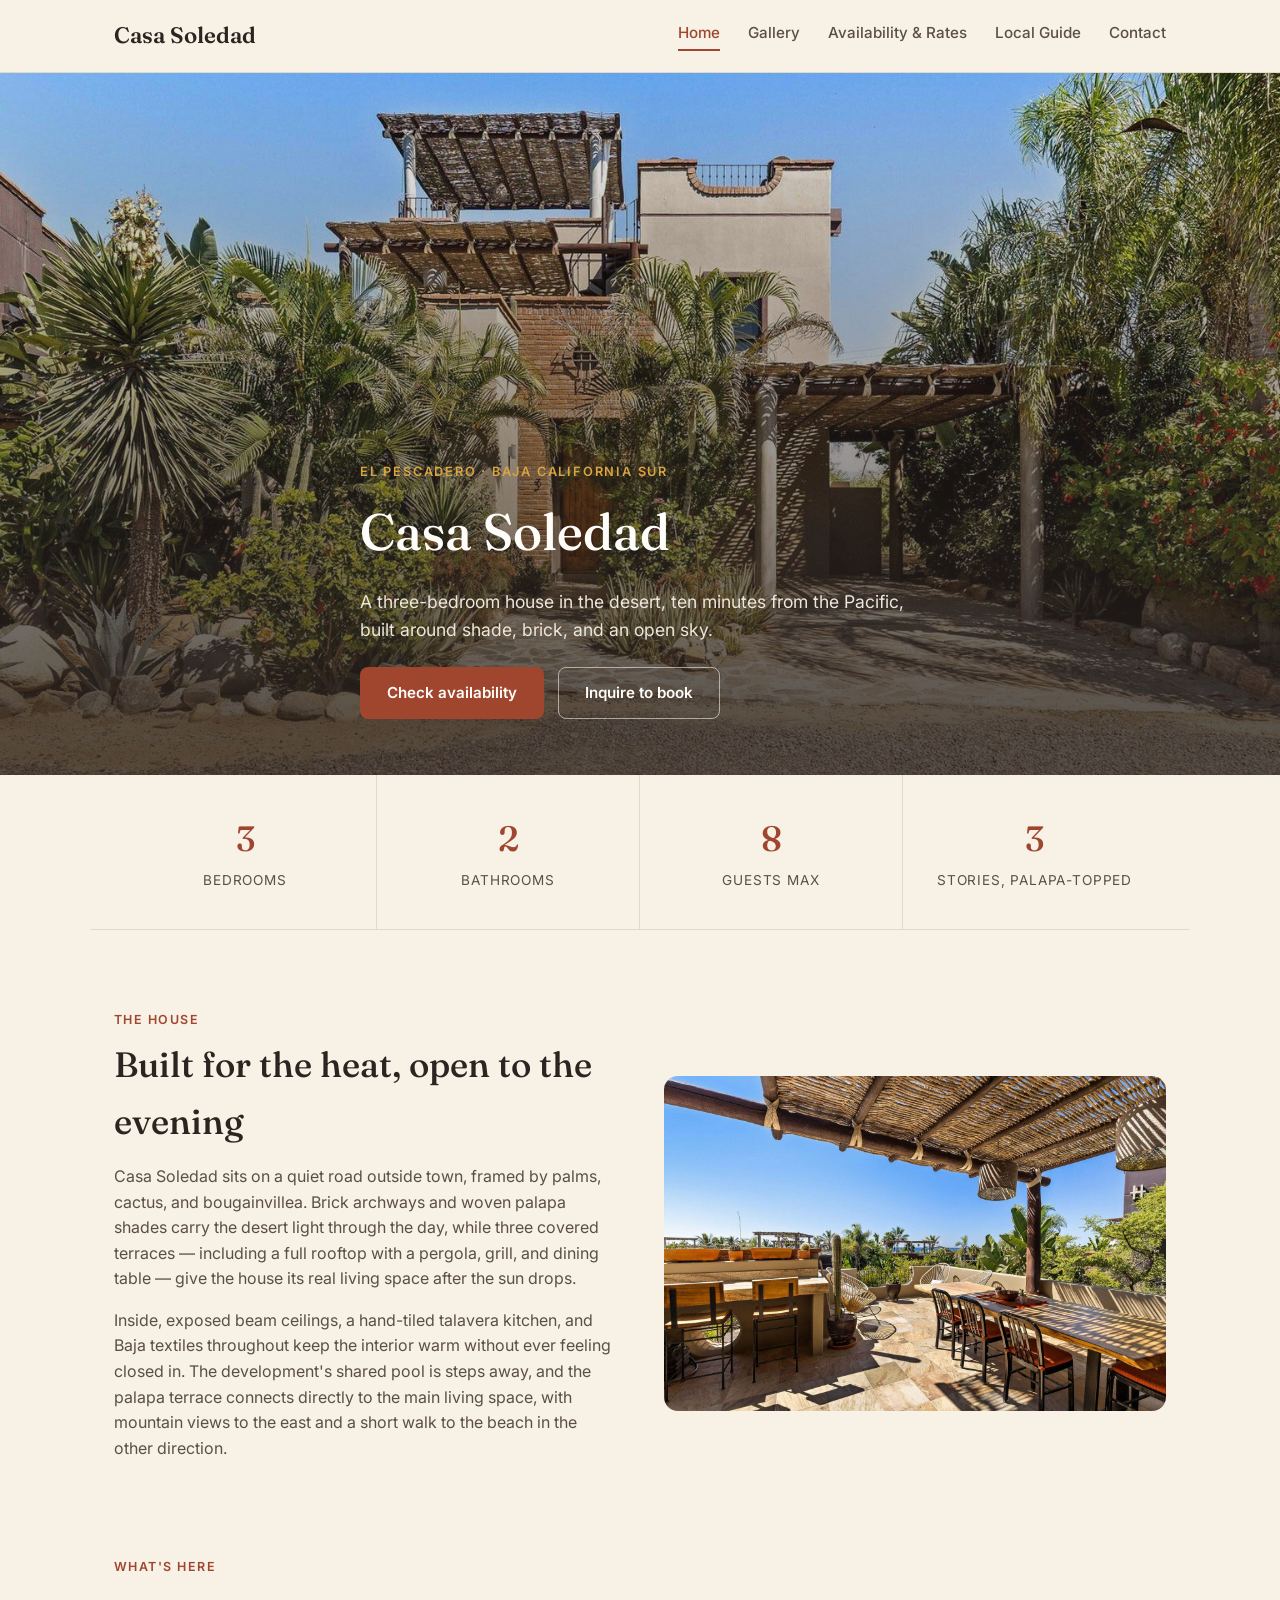
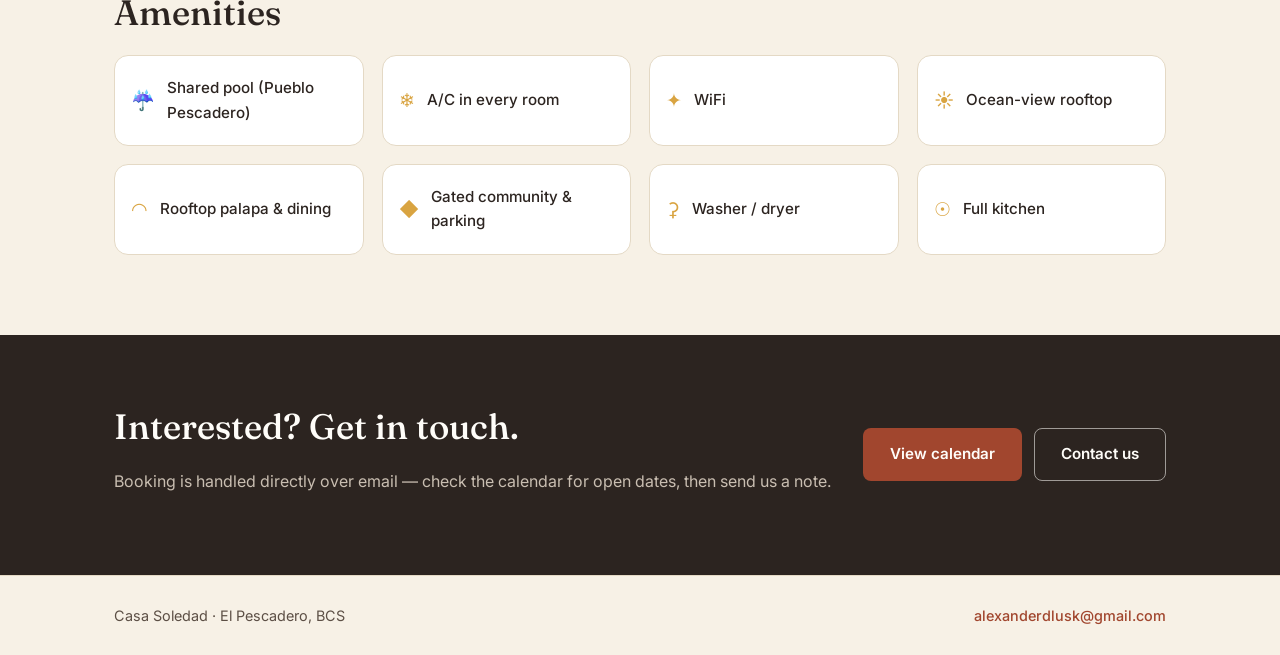
<file: index.html>
<!DOCTYPE html>
<html lang="en">
<head>
<meta charset="UTF-8">
<meta name="viewport" content="width=device-width, initial-scale=1.0">
<title>Casa Soledad — El Pescadero, Baja California Sur</title>
<meta name="description" content="A three-bedroom retreat in the gated Pueblo Pescadero development, BCS, with rooftop palapa, shared pool, and ocean views. Inquire to book.">
<link rel="preconnect" href="https://fonts.googleapis.com">
<link rel="preconnect" href="https://fonts.gstatic.com" crossorigin>
<link href="https://fonts.googleapis.com/css2?family=Fraunces:opsz,wght@9..144,400;9..144,500;9..144,600&family=Inter:wght@400;500;600&display=swap" rel="stylesheet">
<link rel="stylesheet" href="style.css">
</head>
<body>

<header class="site-header">
  <div class="wrap header-inner">
    <a href="index.html" class="wordmark">Casa Soledad</a>
    <nav class="main-nav">
      <a href="index.html" class="active">Home</a>
      <a href="gallery.html">Gallery</a>
      <a href="availability.html">Availability &amp; Rates</a>
      <a href="guide.html">Local Guide</a>
      <a href="contact.html">Contact</a>
    </nav>
  </div>
</header>

<section class="hero">
  <img src="images/exterior-front.jpg" alt="Front entrance of Casa Soledad, surrounded by palms and desert plants" class="hero-img">
  <div class="hero-scrim"></div>
  <div class="wrap hero-content">
    <p class="eyebrow">El Pescadero &middot; Baja California Sur</p>
    <h1>Casa Soledad</h1>
    <p class="hero-sub">A three-bedroom house in the desert, ten minutes from the Pacific, built around shade, brick, and an open sky.</p>
    <div class="hero-actions">
      <a href="availability.html" class="btn btn-primary">Check availability</a>
      <a href="contact.html" class="btn btn-ghost">Inquire to book</a>
    </div>
  </div>
</section>

<section class="facts wrap">
  <div class="fact">
    <span class="fact-num">3</span>
    <span class="fact-label">bedrooms</span>
  </div>
  <div class="fact">
    <span class="fact-num">2</span>
    <span class="fact-label">bathrooms</span>
  </div>
  <div class="fact">
    <span class="fact-num">8</span>
    <span class="fact-label">guests max</span>
  </div>
  <div class="fact">
    <span class="fact-num">3</span>
    <span class="fact-label">stories, palapa-topped</span>
  </div>
</section>

<section class="intro wrap">
  <div class="intro-grid">
    <div class="intro-text">
      <p class="section-eyebrow">The house</p>
      <h2>Built for the heat, open to the evening</h2>
      <p>Casa Soledad sits on a quiet road outside town, framed by palms, cactus, and bougainvillea. Brick archways and woven palapa shades carry the desert light through the day, while three covered terraces — including a full rooftop with a pergola, grill, and dining table — give the house its real living space after the sun drops.</p>
      <p>Inside, exposed beam ceilings, a hand-tiled talavera kitchen, and Baja textiles throughout keep the interior warm without ever feeling closed in. The development's shared pool is steps away, and the palapa terrace connects directly to the main living space, with mountain views to the east and a short walk to the beach in the other direction.</p>
    </div>
    <div class="intro-photo">
      <img src="images/rooftop-2.jpg" alt="Rooftop terrace with ocean visible past the palms">
    </div>
  </div>
</section>

<section class="amenities wrap">
  <p class="section-eyebrow">What's here</p>
  <h2>Amenities</h2>
  <ul class="amenity-grid">
    <li><span class="amenity-icon" aria-hidden="true">&#9748;</span>Shared pool (Pueblo Pescadero)</li>
    <li><span class="amenity-icon" aria-hidden="true">&#10052;</span>A/C in every room</li>
    <li><span class="amenity-icon" aria-hidden="true">&#10022;</span>WiFi</li>
    <li><span class="amenity-icon" aria-hidden="true">&#9728;</span>Ocean-view rooftop</li>
    <li><span class="amenity-icon" aria-hidden="true">&#9696;</span>Rooftop palapa &amp; dining</li>
    <li><span class="amenity-icon" aria-hidden="true">&#9670;</span>Gated community &amp; parking</li>
    <li><span class="amenity-icon" aria-hidden="true">&#9907;</span>Washer / dryer</li>
    <li><span class="amenity-icon" aria-hidden="true">&#9737;</span>Full kitchen</li>
  </ul>
</section>

<section class="cta-band">
  <div class="wrap cta-band-inner">
    <div>
      <h2>Interested? Get in touch.</h2>
      <p>Booking is handled directly over email — check the calendar for open dates, then send us a note.</p>
    </div>
    <div class="cta-band-actions">
      <a href="availability.html" class="btn btn-primary">View calendar</a>
      <a href="contact.html" class="btn btn-ghost-dark">Contact us</a>
    </div>
  </div>
</section>

<footer class="site-footer">
  <div class="wrap footer-inner">
    <span>Casa Soledad &middot; El Pescadero, BCS</span>
    <a href="contact.html">alexanderdlusk@gmail.com</a>
  </div>
</footer>

</body>
</html>
</file>
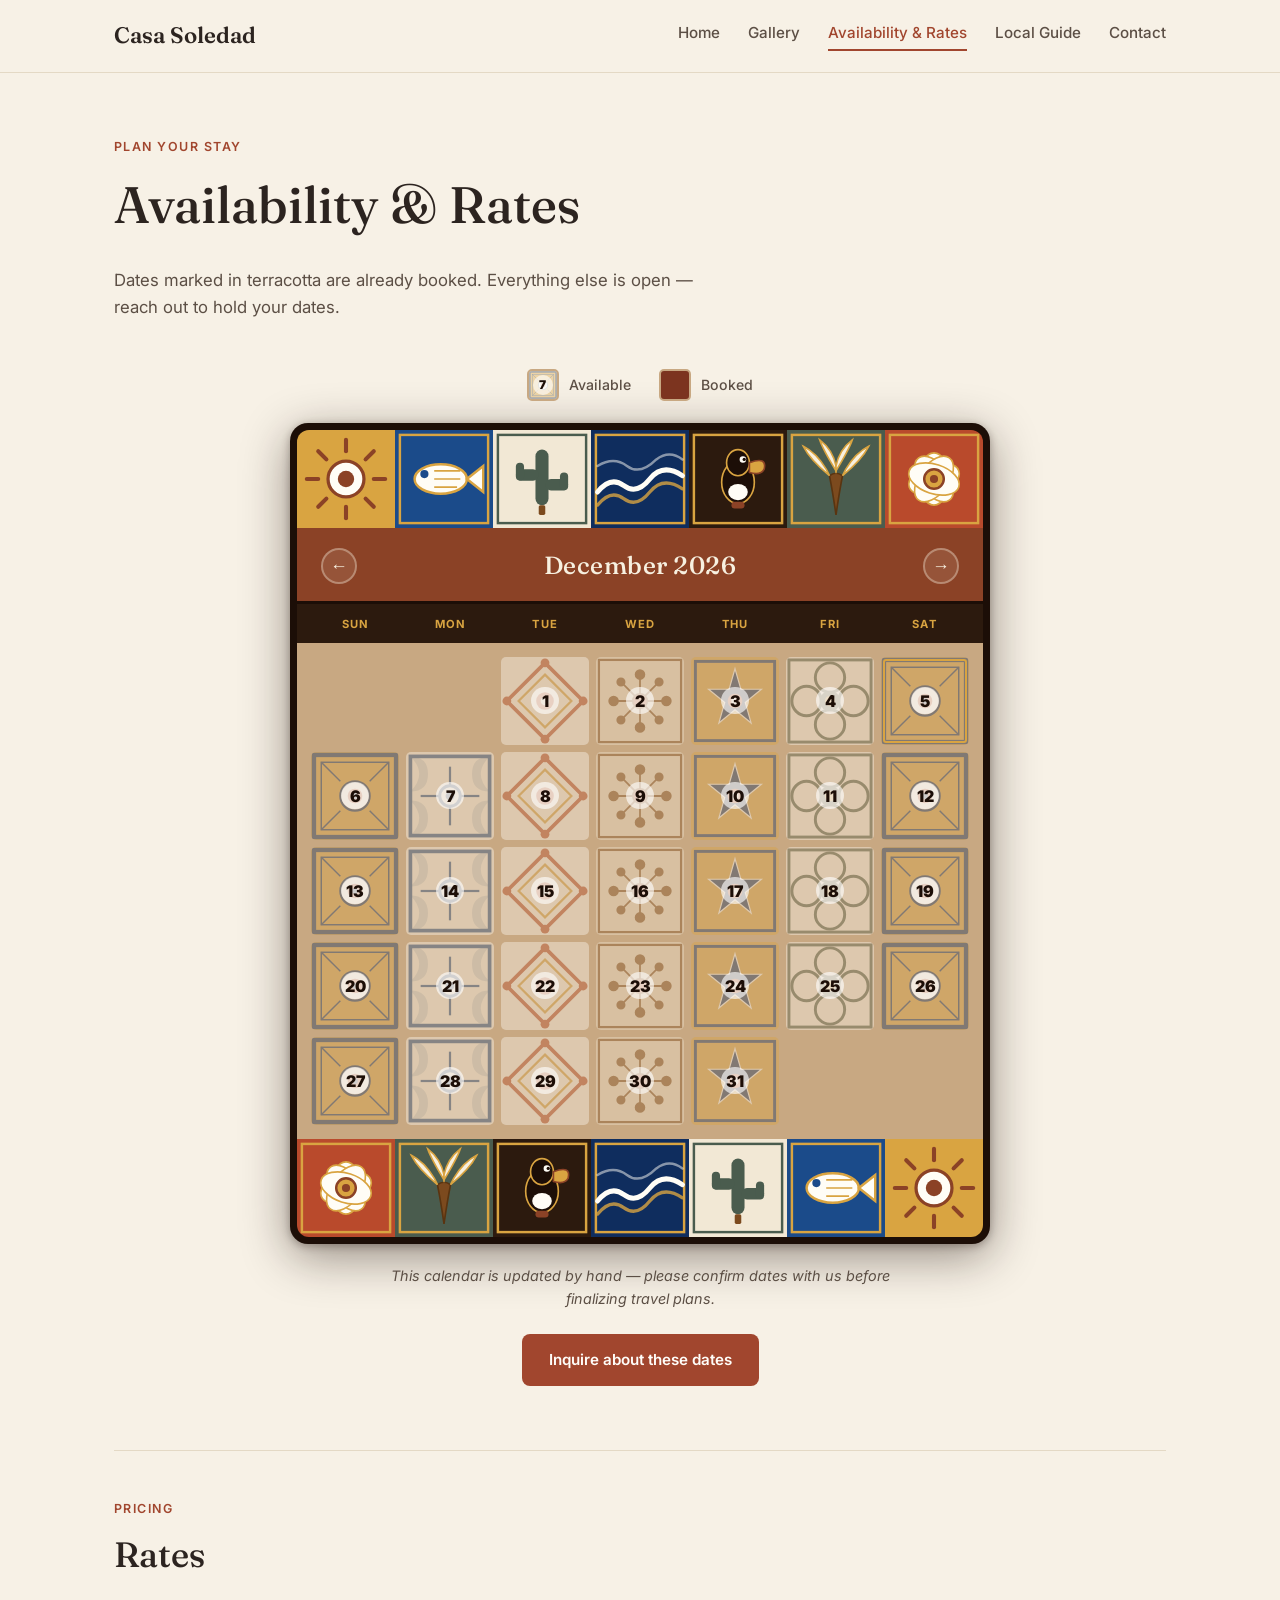
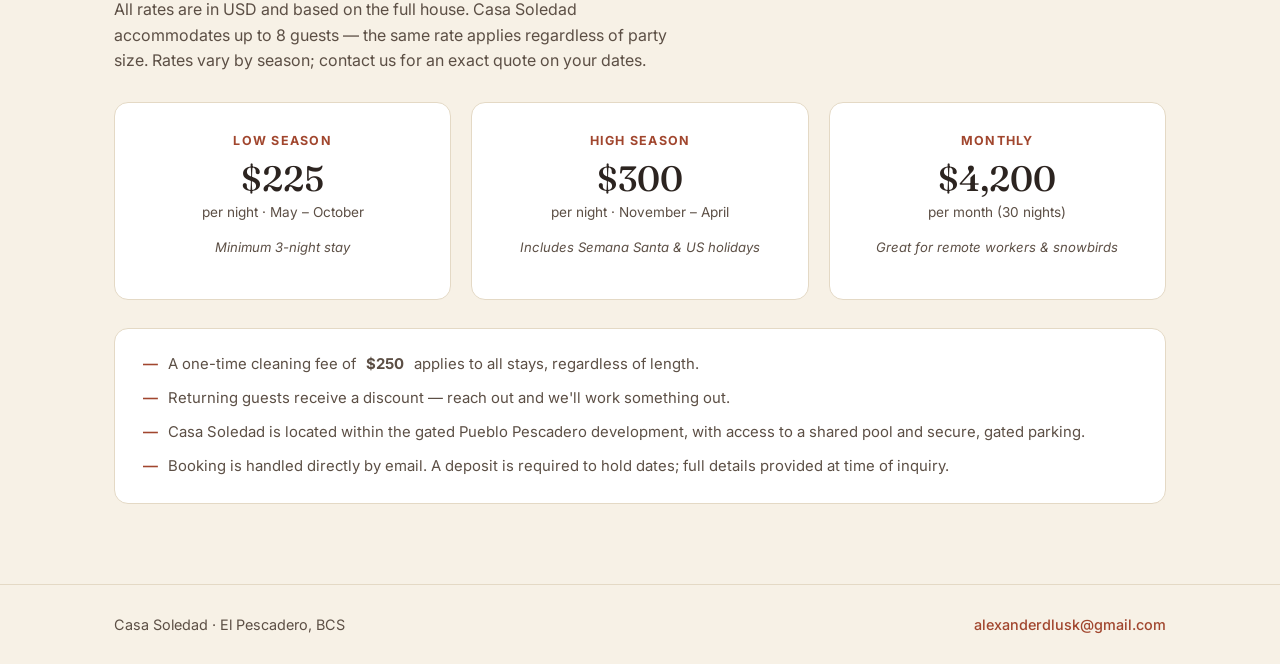
<file: availability.html>
<!DOCTYPE html>
<html lang="en">
<head>
<meta charset="UTF-8">
<meta name="viewport" content="width=device-width, initial-scale=1.0">
<title>Availability &amp; Rates — Casa Soledad</title>
<link rel="preconnect" href="https://fonts.googleapis.com">
<link rel="preconnect" href="https://fonts.gstatic.com" crossorigin>
<link href="https://fonts.googleapis.com/css2?family=Fraunces:opsz,wght@9..144,400;9..144,500;9..144,600&family=Inter:wght@400;500;600&display=swap" rel="stylesheet">
<link rel="stylesheet" href="style.css">
<style>
.calendar-wrap { max-width: 700px; margin: 0 auto; }

.calendar-frame {
  background: #1C0E07;
  border-radius: 18px;
  padding: 7px;
  box-shadow: 0 12px 48px rgba(28,14,7,0.45), 0 2px 8px rgba(28,14,7,0.3);
}

.tile-band {
  display: grid;
  grid-template-columns: repeat(7, 1fr);
  overflow: hidden;
}
.tile-band-top  { border-radius: 12px 12px 0 0; }
.tile-band-bot  { border-radius: 0 0 12px 12px; }
.tile-band svg  { width: 100%; height: auto; display: block; }

.calendar-inner { background: #F7F0E0; overflow: hidden; }

.cal-header {
  background: #8B4226;
  padding: 18px 24px 15px;
  display: flex; align-items: center; justify-content: space-between;
  border-bottom: 3px solid #1C0E07;
}
.month-label { margin: 0; color: #F7F0E0; font-size: 1.55rem; letter-spacing: 0.02em; }
.cal-btn {
  width: 36px; height: 36px; border-radius: 50%;
  border: 2px solid rgba(247,240,224,0.35);
  background: rgba(247,240,224,0.1);
  font-size: 1.1rem; cursor: pointer; color: #F7F0E0;
  transition: background 0.2s, border-color 0.2s, color 0.2s;
  display: flex; align-items: center; justify-content: center;
}
.cal-btn:hover { background: rgba(247,240,224,0.22); border-color: #D9A441; color: #D9A441; }

.cal-daynames {
  display: grid; grid-template-columns: repeat(7, 1fr);
  background: #2C1A0E; padding: 12px 14px 9px; gap: 6px;
}
.cal-dayname-cell {
  text-align: center; font-size: 0.7rem; font-weight: 700;
  text-transform: uppercase; letter-spacing: 0.1em; color: #D9A441;
}

.cal-body {
  display: grid; grid-template-columns: repeat(7, 1fr);
  gap: 7px; padding: 14px; background: #C8A882;
}

.cal-tile {
  aspect-ratio: 1; border-radius: 5px;
  display: flex; align-items: center; justify-content: center;
  font-size: 0.92rem; font-weight: 700;
  position: relative; overflow: hidden;
  font-family: "Inter", sans-serif;
}
.cal-tile-blank { background: #C8A882; border-radius: 0; }

.cal-tile svg.tile-art {
  position: absolute; inset: 0; width: 100%; height: 100%; opacity: 0.38;
}

.day-num {
  position: relative; z-index: 2;
  font-size: 1rem; font-weight: 900; color: #1C0E07;
  background: rgba(255,255,255,0.62);
  border-radius: 50%;
  width: 1.7em; height: 1.7em;
  display: flex; align-items: center; justify-content: center; line-height: 1;
}

.cal-tile-booked { cursor: default; }
.cal-tile-booked svg.tile-art { opacity: 0.55; }
.cal-tile-booked .day-num {
  color: rgba(247,240,224,0.7);
  background: rgba(0,0,0,0.25);
  text-decoration: line-through;
  text-decoration-color: rgba(247,240,224,0.5);
}

.cal-tile-today::after {
  content: ""; position: absolute; inset: 2px; border-radius: 3px;
  border: 2.5px solid #D9A441; z-index: 3; pointer-events: none;
}

.calendar-legend {
  display: flex; gap: 28px; justify-content: center;
  margin-bottom: 22px; flex-wrap: wrap;
}
.legend-item {
  display: flex; align-items: center; gap: 10px;
  font-size: 0.88rem; color: #5C4F45; font-weight: 500;
}
.legend-swatch {
  width: 32px; height: 32px; border-radius: 5px;
  flex-shrink: 0; border: 2px solid #C8A882;
  overflow: hidden; position: relative;
}
.legend-swatch svg { width: 100%; height: 100%; opacity: 0.38; }
.legend-swatch .day-num {
  position: absolute; inset: 0; display: flex;
  align-items: center; justify-content: center;
  font-size: 0.75rem; font-weight: 900; color: #1C0E07;
  background: rgba(255,255,255,0.62);
  border-radius: 50%; width: 1.7em; height: 1.7em; margin: auto;
}

/* ── Rates section ── */
.rates-section {
  margin-top: 64px;
  padding-top: 48px;
  border-top: 1px solid var(--border);
}

.rates-grid {
  display: grid;
  grid-template-columns: repeat(3, 1fr);
  gap: 20px;
  margin-top: 28px;
}

@media (max-width: 700px) {
  .rates-grid { grid-template-columns: 1fr; }
}

.rate-card {
  background: var(--surface);
  border: 1px solid var(--border);
  border-radius: var(--radius);
  padding: 28px 24px;
  text-align: center;
}

.rate-card-label {
  font-size: 0.78rem;
  font-weight: 700;
  text-transform: uppercase;
  letter-spacing: 0.1em;
  color: var(--terracotta);
  margin-bottom: 10px;
}

.rate-card-price {
  font-family: var(--font-display);
  font-size: 2.2rem;
  font-weight: 500;
  color: var(--ink);
  line-height: 1;
  margin-bottom: 6px;
}

.rate-card-unit {
  font-size: 0.85rem;
  color: var(--ink-soft);
}

.rate-card-note {
  font-size: 0.82rem;
  color: var(--ink-soft);
  margin-top: 10px;
  font-style: italic;
}

.rates-notes {
  margin-top: 28px;
  background: var(--surface);
  border: 1px solid var(--border);
  border-radius: var(--radius);
  padding: 24px 28px;
  display: flex;
  flex-direction: column;
  gap: 10px;
}

.rates-notes p {
  margin: 0;
  font-size: 0.93rem;
  color: var(--ink-soft);
  display: flex;
  align-items: baseline;
  gap: 10px;
}

.rates-notes p::before {
  content: "—";
  color: var(--terracotta);
  flex-shrink: 0;
  font-weight: 600;
}

@media (max-width: 600px) {
  .cal-body { gap: 4px; padding: 8px; }
  .cal-tile { font-size: 0.78rem; }
  .day-num  { font-size: 0.82rem; width: 1.6em; height: 1.6em; }
  .cal-daynames { padding: 10px 8px 7px; gap: 3px; }
}
</style>
</head>
<body>

<header class="site-header">
  <div class="wrap header-inner">
    <a href="index.html" class="wordmark">Casa Soledad</a>
    <nav class="main-nav">
      <a href="index.html">Home</a>
      <a href="gallery.html">Gallery</a>
      <a href="availability.html" class="active">Availability &amp; Rates</a>
      <a href="guide.html">Local Guide</a>
      <a href="contact.html">Contact</a>
    </nav>
  </div>
</header>

<section class="page-head wrap">
  <p class="section-eyebrow">Plan your stay</p>
  <h1>Availability &amp; Rates</h1>
  <p class="page-head-sub">Dates marked in terracotta are already booked. Everything else is open — reach out to hold your dates.</p>
</section>

<section class="calendar-section wrap">
  <div class="calendar-wrap">
    <div class="calendar-legend">
      <span class="legend-item">
        <span class="legend-swatch" id="legendOpen"></span>Available
      </span>
      <span class="legend-item">
        <span class="legend-swatch" style="background:#7C341F;"></span>Booked
      </span>
    </div>

    <div class="calendar-frame">
      <div class="tile-band tile-band-top" aria-hidden="true">
        <svg viewBox="0 0 60 60" xmlns="http://www.w3.org/2000/svg"><rect width="60" height="60" fill="#D9A441"/><circle cx="30" cy="30" r="11" fill="#FFFDF6" stroke="#8B4226" stroke-width="2"/><circle cx="30" cy="30" r="5" fill="#8B4226"/><g stroke="#8B4226" stroke-width="2.5" stroke-linecap="round"><line x1="30" y1="6" x2="30" y2="13"/><line x1="30" y1="47" x2="30" y2="54"/><line x1="6" y1="30" x2="13" y2="30"/><line x1="47" y1="30" x2="54" y2="30"/><line x1="13" y1="13" x2="18" y2="18"/><line x1="42" y1="42" x2="47" y2="47"/><line x1="47" y1="13" x2="42" y2="18"/><line x1="13" y1="47" x2="18" y2="42"/></g></svg>
        <svg viewBox="0 0 60 60" xmlns="http://www.w3.org/2000/svg"><rect width="60" height="60" fill="#1B4B8A"/><rect x="3" y="3" width="54" height="54" fill="none" stroke="#D9A441" stroke-width="1.5"/><ellipse cx="28" cy="30" rx="16" ry="9" fill="#FFFDF6" stroke="#D9A441" stroke-width="1.5"/><polygon points="44,30 54,22 54,38" fill="#FFFDF6" stroke="#D9A441" stroke-width="1.5"/><circle cx="18" cy="27" r="2.5" fill="#1B4B8A"/><line x1="24" y1="25" x2="40" y2="25" stroke="#D9A441" stroke-width="1"/><line x1="24" y1="30" x2="40" y2="30" stroke="#D9A441" stroke-width="1"/><line x1="24" y1="35" x2="38" y2="35" stroke="#D9A441" stroke-width="1"/></svg>
        <svg viewBox="0 0 60 60" xmlns="http://www.w3.org/2000/svg"><rect width="60" height="60" fill="#F2E8D5"/><rect x="3" y="3" width="54" height="54" fill="none" stroke="#4A5C4E" stroke-width="1.5"/><rect x="26" y="12" width="8" height="34" rx="4" fill="#4A5C4E"/><rect x="14" y="24" width="14" height="7" rx="3.5" fill="#4A5C4E"/><rect x="32" y="30" width="14" height="7" rx="3.5" fill="#4A5C4E"/><rect x="14" y="20" width="5" height="11" rx="2.5" fill="#4A5C4E"/><rect x="41" y="26" width="5" height="11" rx="2.5" fill="#4A5C4E"/><rect x="28" y="46" width="4" height="6" rx="1" fill="#7C4A1E"/></svg>
        <svg viewBox="0 0 60 60" xmlns="http://www.w3.org/2000/svg"><rect width="60" height="60" fill="#0F2D5E"/><rect x="3" y="3" width="54" height="54" fill="none" stroke="#D9A441" stroke-width="1.5"/><path d="M4,38 Q12,28 20,34 Q28,40 36,30 Q44,20 56,28" fill="none" stroke="#FFFDF6" stroke-width="3" stroke-linecap="round"/><path d="M4,46 Q12,36 20,42 Q28,48 36,38 Q44,28 56,36" fill="none" stroke="#D9A441" stroke-width="2" stroke-linecap="round" opacity="0.8"/><path d="M4,22 Q14,16 22,22 Q30,28 40,18 Q48,12 56,18" fill="none" stroke="#FFFDF6" stroke-width="1.5" stroke-linecap="round" opacity="0.5"/></svg>
        <svg viewBox="0 0 60 60" xmlns="http://www.w3.org/2000/svg"><rect width="60" height="60" fill="#2C1A0E"/><rect x="3" y="3" width="54" height="54" fill="none" stroke="#D9A441" stroke-width="1.5"/><ellipse cx="30" cy="32" rx="10" ry="13" fill="#1C0E07" stroke="#D9A441" stroke-width="1"/><ellipse cx="30" cy="20" rx="7" ry="8" fill="#1C0E07" stroke="#D9A441" stroke-width="1"/><path d="M37,20 Q48,16 46,24 Q44,28 37,26Z" fill="#D9A441" stroke="#8B4226" stroke-width="1"/><circle cx="33" cy="18" r="2" fill="#FFFDF6"/><circle cx="33.8" cy="18" r="1" fill="#1C0E07"/><ellipse cx="30" cy="38" rx="6" ry="5" fill="#FFFDF6"/><rect x="26" y="44" width="8" height="4" rx="2" fill="#8B4226"/></svg>
        <svg viewBox="0 0 60 60" xmlns="http://www.w3.org/2000/svg"><rect width="60" height="60" fill="#4A5C4E"/><rect x="3" y="3" width="54" height="54" fill="none" stroke="#D9A441" stroke-width="1.5"/><path d="M30,52 Q28,38 26,28 Q30,25 34,28 Q32,38 30,52Z" fill="#7C4A1E" stroke="#5A3410" stroke-width="1"/><path d="M26,28 Q14,18 10,10 Q18,14 24,24Z" fill="#F7F0E0" stroke="#D9A441" stroke-width="1"/><path d="M34,28 Q46,18 50,10 Q42,14 36,24Z" fill="#F7F0E0" stroke="#D9A441" stroke-width="1"/><path d="M30,25 Q22,12 20,6 Q28,12 30,22Z" fill="#F7F0E0" stroke="#D9A441" stroke-width="1"/><path d="M30,25 Q38,12 40,6 Q32,12 30,22Z" fill="#F7F0E0" stroke="#D9A441" stroke-width="1"/></svg>
        <svg viewBox="0 0 60 60" xmlns="http://www.w3.org/2000/svg"><rect width="60" height="60" fill="#B94A2C"/><rect x="3" y="3" width="54" height="54" fill="none" stroke="#D9A441" stroke-width="1.5"/><g transform="translate(30,30)"><ellipse rx="9" ry="16" fill="#FFFDF6" stroke="#D9A441" stroke-width="1" transform="rotate(0)"/><ellipse rx="9" ry="16" fill="#FFFDF6" stroke="#D9A441" stroke-width="1" transform="rotate(72)"/><ellipse rx="9" ry="16" fill="#FFFDF6" stroke="#D9A441" stroke-width="1" transform="rotate(144)"/><ellipse rx="9" ry="16" fill="#FFFDF6" stroke="#D9A441" stroke-width="1" transform="rotate(216)"/><ellipse rx="9" ry="16" fill="#FFFDF6" stroke="#D9A441" stroke-width="1" transform="rotate(288)"/><circle r="6" fill="#D9A441" stroke="#8B4226" stroke-width="1.5"/><circle r="2.5" fill="#8B4226"/></g></svg>
      </div>

      <div class="calendar-inner">
        <div class="cal-header">
          <button id="prevMonth" class="cal-btn" aria-label="Previous month">&#8592;</button>
          <h2 id="monthLabel" class="month-label"></h2>
          <button id="nextMonth" class="cal-btn" aria-label="Next month">&#8594;</button>
        </div>
        <div class="cal-daynames" id="calDaynames"></div>
        <div class="cal-body" id="calendarGrid" role="grid" aria-label="Booking calendar"></div>
      </div>

      <div class="tile-band tile-band-bot" aria-hidden="true">
        <svg viewBox="0 0 60 60" xmlns="http://www.w3.org/2000/svg"><rect width="60" height="60" fill="#B94A2C"/><rect x="3" y="3" width="54" height="54" fill="none" stroke="#D9A441" stroke-width="1.5"/><g transform="translate(30,30)"><ellipse rx="9" ry="16" fill="#FFFDF6" stroke="#D9A441" stroke-width="1" transform="rotate(0)"/><ellipse rx="9" ry="16" fill="#FFFDF6" stroke="#D9A441" stroke-width="1" transform="rotate(72)"/><ellipse rx="9" ry="16" fill="#FFFDF6" stroke="#D9A441" stroke-width="1" transform="rotate(144)"/><ellipse rx="9" ry="16" fill="#FFFDF6" stroke="#D9A441" stroke-width="1" transform="rotate(216)"/><ellipse rx="9" ry="16" fill="#FFFDF6" stroke="#D9A441" stroke-width="1" transform="rotate(288)"/><circle r="6" fill="#D9A441" stroke="#8B4226" stroke-width="1.5"/><circle r="2.5" fill="#8B4226"/></g></svg>
        <svg viewBox="0 0 60 60" xmlns="http://www.w3.org/2000/svg"><rect width="60" height="60" fill="#4A5C4E"/><rect x="3" y="3" width="54" height="54" fill="none" stroke="#D9A441" stroke-width="1.5"/><path d="M30,52 Q28,38 26,28 Q30,25 34,28 Q32,38 30,52Z" fill="#7C4A1E" stroke="#5A3410" stroke-width="1"/><path d="M26,28 Q14,18 10,10 Q18,14 24,24Z" fill="#F7F0E0" stroke="#D9A441" stroke-width="1"/><path d="M34,28 Q46,18 50,10 Q42,14 36,24Z" fill="#F7F0E0" stroke="#D9A441" stroke-width="1"/><path d="M30,25 Q22,12 20,6 Q28,12 30,22Z" fill="#F7F0E0" stroke="#D9A441" stroke-width="1"/><path d="M30,25 Q38,12 40,6 Q32,12 30,22Z" fill="#F7F0E0" stroke="#D9A441" stroke-width="1"/></svg>
        <svg viewBox="0 0 60 60" xmlns="http://www.w3.org/2000/svg"><rect width="60" height="60" fill="#2C1A0E"/><rect x="3" y="3" width="54" height="54" fill="none" stroke="#D9A441" stroke-width="1.5"/><ellipse cx="30" cy="32" rx="10" ry="13" fill="#1C0E07" stroke="#D9A441" stroke-width="1"/><ellipse cx="30" cy="20" rx="7" ry="8" fill="#1C0E07" stroke="#D9A441" stroke-width="1"/><path d="M37,20 Q48,16 46,24 Q44,28 37,26Z" fill="#D9A441" stroke="#8B4226" stroke-width="1"/><circle cx="33" cy="18" r="2" fill="#FFFDF6"/><circle cx="33.8" cy="18" r="1" fill="#1C0E07"/><ellipse cx="30" cy="38" rx="6" ry="5" fill="#FFFDF6"/><rect x="26" y="44" width="8" height="4" rx="2" fill="#8B4226"/></svg>
        <svg viewBox="0 0 60 60" xmlns="http://www.w3.org/2000/svg"><rect width="60" height="60" fill="#0F2D5E"/><rect x="3" y="3" width="54" height="54" fill="none" stroke="#D9A441" stroke-width="1.5"/><path d="M4,38 Q12,28 20,34 Q28,40 36,30 Q44,20 56,28" fill="none" stroke="#FFFDF6" stroke-width="3" stroke-linecap="round"/><path d="M4,46 Q12,36 20,42 Q28,48 36,38 Q44,28 56,36" fill="none" stroke="#D9A441" stroke-width="2" stroke-linecap="round" opacity="0.8"/><path d="M4,22 Q14,16 22,22 Q30,28 40,18 Q48,12 56,18" fill="none" stroke="#FFFDF6" stroke-width="1.5" stroke-linecap="round" opacity="0.5"/></svg>
        <svg viewBox="0 0 60 60" xmlns="http://www.w3.org/2000/svg"><rect width="60" height="60" fill="#F2E8D5"/><rect x="3" y="3" width="54" height="54" fill="none" stroke="#4A5C4E" stroke-width="1.5"/><rect x="26" y="12" width="8" height="34" rx="4" fill="#4A5C4E"/><rect x="14" y="24" width="14" height="7" rx="3.5" fill="#4A5C4E"/><rect x="32" y="30" width="14" height="7" rx="3.5" fill="#4A5C4E"/><rect x="14" y="20" width="5" height="11" rx="2.5" fill="#4A5C4E"/><rect x="41" y="26" width="5" height="11" rx="2.5" fill="#4A5C4E"/><rect x="28" y="46" width="4" height="6" rx="1" fill="#7C4A1E"/></svg>
        <svg viewBox="0 0 60 60" xmlns="http://www.w3.org/2000/svg"><rect width="60" height="60" fill="#1B4B8A"/><rect x="3" y="3" width="54" height="54" fill="none" stroke="#D9A441" stroke-width="1.5"/><ellipse cx="28" cy="30" rx="16" ry="9" fill="#FFFDF6" stroke="#D9A441" stroke-width="1.5"/><polygon points="44,30 54,22 54,38" fill="#FFFDF6" stroke="#D9A441" stroke-width="1.5"/><circle cx="18" cy="27" r="2.5" fill="#1B4B8A"/><line x1="24" y1="25" x2="40" y2="25" stroke="#D9A441" stroke-width="1"/><line x1="24" y1="30" x2="40" y2="30" stroke="#D9A441" stroke-width="1"/><line x1="24" y1="35" x2="38" y2="35" stroke="#D9A441" stroke-width="1"/></svg>
        <svg viewBox="0 0 60 60" xmlns="http://www.w3.org/2000/svg"><rect width="60" height="60" fill="#D9A441"/><circle cx="30" cy="30" r="11" fill="#FFFDF6" stroke="#8B4226" stroke-width="2"/><circle cx="30" cy="30" r="5" fill="#8B4226"/><g stroke="#8B4226" stroke-width="2.5" stroke-linecap="round"><line x1="30" y1="6" x2="30" y2="13"/><line x1="30" y1="47" x2="30" y2="54"/><line x1="6" y1="30" x2="13" y2="30"/><line x1="47" y1="30" x2="54" y2="30"/><line x1="13" y1="13" x2="18" y2="18"/><line x1="42" y1="42" x2="47" y2="47"/><line x1="47" y1="13" x2="42" y2="18"/><line x1="13" y1="47" x2="18" y2="42"/></g></svg>
      </div>
    </div>
  </div>

  <p class="calendar-note" style="text-align:center;max-width:500px;margin:20px auto 0;">
    This calendar is updated by hand — please confirm dates with us before finalizing travel plans.
  </p>
  <div class="calendar-cta">
    <a href="contact.html" class="btn btn-primary">Inquire about these dates</a>
  </div>

  <!-- ── Rates ── -->
  <div class="rates-section">
    <p class="section-eyebrow">Pricing</p>
    <h2>Rates</h2>
    <p style="max-width:580px;">All rates are in USD and based on the full house. Casa Soledad accommodates up to 8 guests — the same rate applies regardless of party size. Rates vary by season; contact us for an exact quote on your dates.</p>

    <div class="rates-grid">
      <div class="rate-card">
        <p class="rate-card-label">Low Season</p>
        <p class="rate-card-price">$225</p>
        <p class="rate-card-unit">per night &middot; May &ndash; October</p>
        <p class="rate-card-note">Minimum 3-night stay</p>
      </div>
      <div class="rate-card">
        <p class="rate-card-label">High Season</p>
        <p class="rate-card-price">$300</p>
        <p class="rate-card-unit">per night &middot; November &ndash; April</p>
        <p class="rate-card-note">Includes Semana Santa &amp; US holidays</p>
      </div>
      <div class="rate-card">
        <p class="rate-card-label">Monthly</p>
        <p class="rate-card-price">$4,200</p>
        <p class="rate-card-unit">per month (30 nights)</p>
        <p class="rate-card-note">Great for remote workers &amp; snowbirds</p>
      </div>
    </div>

    <div class="rates-notes">
      <p>A one-time cleaning fee of <strong>$250</strong> applies to all stays, regardless of length.</p>
      <p>Returning guests receive a discount — reach out and we'll work something out.</p>
      <p>Casa Soledad is located within the gated Pueblo Pescadero development, with access to a shared pool and secure, gated parking.</p>
      <p>Booking is handled directly by email. A deposit is required to hold dates; full details provided at time of inquiry.</p>
    </div>
  </div>

</section>

<footer class="site-footer">
  <div class="wrap footer-inner">
    <span>Casa Soledad &middot; El Pescadero, BCS</span>
    <a href="contact.html">alexanderdlusk@gmail.com</a>
  </div>
</footer>

<script>
const bookedRanges = [ ["2026-09-12", "2026-09-20"]
  // ["2026-08-01", "2026-08-10"],
];

const TILES = {
  field:      () => `<svg class="tile-art" viewBox="0 0 60 60" xmlns="http://www.w3.org/2000/svg"><rect width="60" height="60" fill="#D9A441"/><rect x="2" y="2" width="56" height="56" fill="none" stroke="#0F2D5E" stroke-width="3"/><rect x="7" y="7" width="46" height="46" fill="none" stroke="#0F2D5E" stroke-width="1"/><circle cx="30" cy="30" r="10" fill="#FFFDF6" stroke="#0F2D5E" stroke-width="1.5"/><circle cx="30" cy="30" r="5" fill="#B94A2C"/><circle cx="30" cy="30" r="2" fill="#0F2D5E"/><line x1="7" y1="7" x2="20" y2="20" stroke="#0F2D5E" stroke-width="1"/><line x1="53" y1="7" x2="40" y2="20" stroke="#0F2D5E" stroke-width="1"/><line x1="7" y1="53" x2="20" y2="40" stroke="#0F2D5E" stroke-width="1"/><line x1="53" y1="53" x2="40" y2="40" stroke="#0F2D5E" stroke-width="1"/></svg>`,
  scroll:     () => `<svg class="tile-art" viewBox="0 0 60 60" xmlns="http://www.w3.org/2000/svg"><rect width="60" height="60" fill="#FFFDF6"/><rect x="3" y="3" width="54" height="54" fill="none" stroke="#1B4B8A" stroke-width="2.5"/><path d="M3,3 Q15,15 3,27 Q15,27 15,15 Q15,3 3,3Z" fill="#1B4B8A" opacity="0.18"/><path d="M57,3 Q45,15 57,27 Q45,27 45,15 Q45,3 57,3Z" fill="#1B4B8A" opacity="0.18"/><path d="M3,57 Q15,45 3,33 Q15,33 15,45 Q15,57 3,57Z" fill="#1B4B8A" opacity="0.18"/><path d="M57,57 Q45,45 57,33 Q45,33 45,45 Q45,57 57,57Z" fill="#1B4B8A" opacity="0.18"/><circle cx="30" cy="30" r="7" fill="none" stroke="#1B4B8A" stroke-width="2"/><circle cx="30" cy="30" r="3" fill="#1B4B8A"/><line x1="23" y1="30" x2="10" y2="30" stroke="#1B4B8A" stroke-width="1.5"/><line x1="37" y1="30" x2="50" y2="30" stroke="#1B4B8A" stroke-width="1.5"/><line x1="30" y1="23" x2="30" y2="10" stroke="#1B4B8A" stroke-width="1.5"/><line x1="30" y1="37" x2="30" y2="50" stroke="#1B4B8A" stroke-width="1.5"/></svg>`,
  diamond:    () => `<svg class="tile-art" viewBox="0 0 60 60" xmlns="http://www.w3.org/2000/svg"><rect width="60" height="60" fill="#FFFDF6"/><polygon points="30,4 56,30 30,56 4,30" fill="none" stroke="#B94A2C" stroke-width="2.5"/><polygon points="30,12 48,30 30,48 12,30" fill="none" stroke="#D9A441" stroke-width="1.5"/><circle cx="30" cy="30" r="6" fill="#B94A2C"/><circle cx="30" cy="30" r="3" fill="#FFFDF6"/><circle cx="4" cy="30" r="3" fill="#B94A2C"/><circle cx="56" cy="30" r="3" fill="#B94A2C"/><circle cx="30" cy="4" r="3" fill="#B94A2C"/><circle cx="30" cy="56" r="3" fill="#B94A2C"/></svg>`,
  floral:     () => `<svg class="tile-art" viewBox="0 0 60 60" xmlns="http://www.w3.org/2000/svg"><rect width="60" height="60" fill="#F2E8D5"/><rect x="2" y="2" width="56" height="56" fill="none" stroke="#7C4A1E" stroke-width="1.5"/><g transform="translate(30,30)" stroke="#7C4A1E" stroke-width="1.2" fill="none"><line x1="0" y1="-18" x2="0" y2="18"/><line x1="-18" y1="0" x2="18" y2="0"/><line x1="-13" y1="-13" x2="13" y2="13"/><line x1="13" y1="-13" x2="-13" y2="13"/><circle cx="0" cy="-18" r="3" fill="#7C4A1E"/><circle cx="0" cy="18" r="3" fill="#7C4A1E"/><circle cx="-18" cy="0" r="3" fill="#7C4A1E"/><circle cx="18" cy="0" r="3" fill="#7C4A1E"/><circle cx="-13" cy="-13" r="2.5" fill="#7C4A1E"/><circle cx="13" cy="-13" r="2.5" fill="#7C4A1E"/><circle cx="-13" cy="13" r="2.5" fill="#7C4A1E"/><circle cx="13" cy="13" r="2.5" fill="#7C4A1E"/><circle cx="0" cy="0" r="5" fill="#B94A2C" stroke="#7C4A1E" stroke-width="1"/></g></svg>`,
  star:       () => `<svg class="tile-art" viewBox="0 0 60 60" xmlns="http://www.w3.org/2000/svg"><rect width="60" height="60" fill="#D9A441"/><rect x="3" y="3" width="54" height="54" fill="none" stroke="#0F2D5E" stroke-width="2"/><polygon points="30,8 34,22 48,22 37,31 41,45 30,36 19,45 23,31 12,22 26,22" fill="#0F2D5E" stroke="#FFFDF6" stroke-width="0.8"/><circle cx="30" cy="30" r="5" fill="#B94A2C"/><circle cx="30" cy="30" r="2.5" fill="#FFFDF6"/></svg>`,
  quatrefoil: () => `<svg class="tile-art" viewBox="0 0 60 60" xmlns="http://www.w3.org/2000/svg"><rect width="60" height="60" fill="#FFFDF6"/><rect x="2" y="2" width="56" height="56" fill="none" stroke="#4A5C4E" stroke-width="2"/><circle cx="30" cy="14" r="10" fill="none" stroke="#4A5C4E" stroke-width="2"/><circle cx="30" cy="46" r="10" fill="none" stroke="#4A5C4E" stroke-width="2"/><circle cx="14" cy="30" r="10" fill="none" stroke="#4A5C4E" stroke-width="2"/><circle cx="46" cy="30" r="10" fill="none" stroke="#4A5C4E" stroke-width="2"/><circle cx="30" cy="30" r="7" fill="#4A5C4E"/><circle cx="30" cy="30" r="3.5" fill="#D9A441"/></svg>`,
  booked:     () => `<svg class="tile-art" viewBox="0 0 60 60" xmlns="http://www.w3.org/2000/svg"><rect width="60" height="60" fill="#7C341F"/><rect x="2" y="2" width="56" height="56" fill="none" stroke="#5A2410" stroke-width="2"/><line x1="8" y1="8" x2="52" y2="52" stroke="#5A2410" stroke-width="2.5" opacity="0.6"/><line x1="52" y1="8" x2="8" y2="52" stroke="#5A2410" stroke-width="2.5" opacity="0.6"/><circle cx="30" cy="30" r="8" fill="#5A2410" opacity="0.5"/></svg>`,
};

const TILE_KEYS = ["field","scroll","diamond","floral","star","quatrefoil"];

function expandRanges(ranges) {
  const set = new Set();
  ranges.forEach(([start, end]) => {
    let d = new Date(start + "T00:00:00");
    const last = new Date(end + "T00:00:00");
    while (d <= last) { set.add(d.toISOString().slice(0, 10)); d.setDate(d.getDate() + 1); }
  });
  return set;
}

const bookedSet  = expandRanges(bookedRanges);
const monthLabel = document.getElementById("monthLabel");
const grid       = document.getElementById("calendarGrid");
const daynames   = document.getElementById("calDaynames");
const prevBtn    = document.getElementById("prevMonth");
const nextBtn    = document.getElementById("nextMonth");
const today      = new Date();
let viewYear = today.getFullYear(), viewMonth = today.getMonth();

const monthNames = ["January","February","March","April","May","June","July","August","September","October","November","December"];
const dayAbbr    = ["Sun","Mon","Tue","Wed","Thu","Fri","Sat"];
function pad(n) { return n < 10 ? "0" + n : "" + n; }

const lo = document.getElementById("legendOpen");
if (lo) { lo.innerHTML = TILES.field(); const n = document.createElement("div"); n.className="day-num"; n.textContent="7"; lo.appendChild(n); }

function render() {
  grid.innerHTML = ""; daynames.innerHTML = "";
  monthLabel.textContent = monthNames[viewMonth] + " " + viewYear;
  dayAbbr.forEach(d => { const c = document.createElement("div"); c.className="cal-dayname-cell"; c.textContent=d; daynames.appendChild(c); });
  const firstDay = new Date(viewYear, viewMonth, 1).getDay();
  const daysInMonth = new Date(viewYear, viewMonth + 1, 0).getDate();
  const todayStr = today.getFullYear() + "-" + pad(today.getMonth()+1) + "-" + pad(today.getDate());
  for (let i = 0; i < firstDay; i++) { const b = document.createElement("div"); b.className="cal-tile cal-tile-blank"; grid.appendChild(b); }
  for (let day = 1; day <= daysInMonth; day++) {
    const dateStr = viewYear + "-" + pad(viewMonth+1) + "-" + pad(day);
    const booked = bookedSet.has(dateStr), isToday = dateStr === todayStr;
    const dow = new Date(viewYear, viewMonth, day).getDay();
    const cell = document.createElement("div");
    cell.setAttribute("role","gridcell");
    cell.setAttribute("aria-label", dateStr + (booked ? " booked" : " available"));
    const num = document.createElement("span"); num.className="day-num"; num.textContent=day;
    if (booked) { cell.className="cal-tile cal-tile-booked"+(isToday?" cal-tile-today":""); cell.innerHTML=TILES.booked(); }
    else { cell.className="cal-tile cal-tile-open"+(isToday?" cal-tile-today":""); cell.innerHTML=TILES[TILE_KEYS[dow%TILE_KEYS.length]](); }
    cell.appendChild(num); grid.appendChild(cell);
  }
}

prevBtn.addEventListener("click", () => { if (--viewMonth < 0) { viewMonth=11; viewYear--; } render(); });
nextBtn.addEventListener("click", () => { if (++viewMonth > 11) { viewMonth=0; viewYear++; } render(); });
render();
</script>

</body>
</html>
</file>
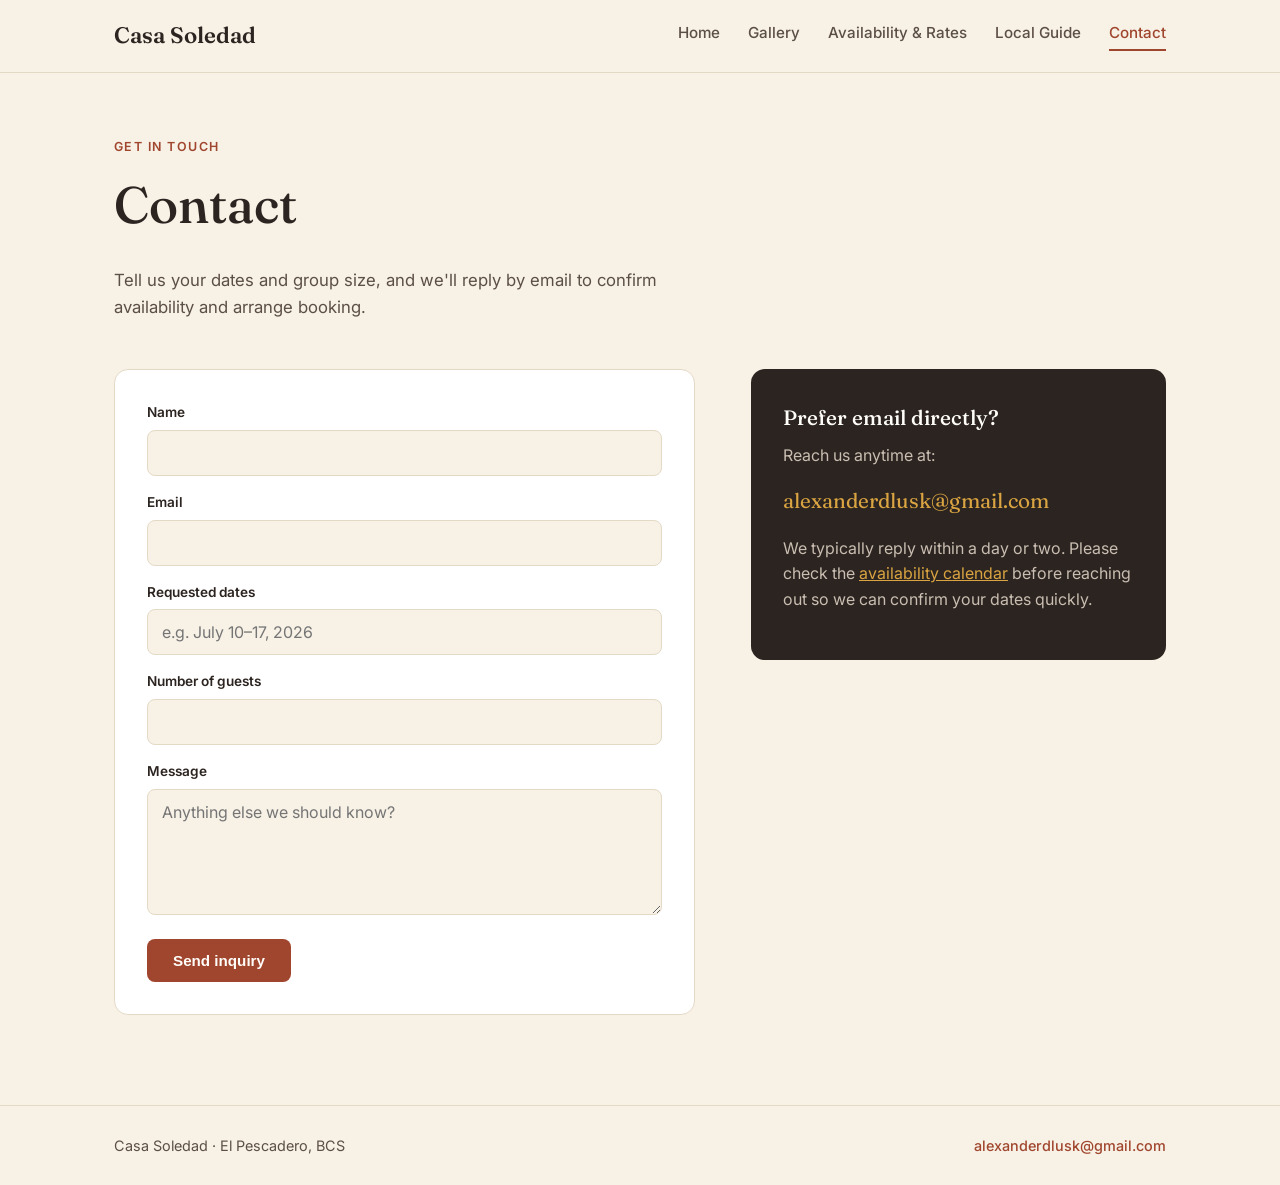
<file: contact.html>
<!DOCTYPE html>
<html lang="en">
<head>
<meta charset="UTF-8">
<meta name="viewport" content="width=device-width, initial-scale=1.0">
<title>Contact — Casa Soledad</title>
<link rel="preconnect" href="https://fonts.googleapis.com">
<link rel="preconnect" href="https://fonts.gstatic.com" crossorigin>
<link href="https://fonts.googleapis.com/css2?family=Fraunces:opsz,wght@9..144,400;9..144,500;9..144,600&family=Inter:wght@400;500;600&display=swap" rel="stylesheet">
<link rel="stylesheet" href="style.css">
</head>
<body>

<header class="site-header">
  <div class="wrap header-inner">
    <a href="index.html" class="wordmark">Casa Soledad</a>
    <nav class="main-nav">
      <a href="index.html">Home</a>
      <a href="gallery.html">Gallery</a>
      <a href="availability.html">Availability &amp; Rates</a>
      <a href="guide.html">Local Guide</a>
      <a href="contact.html" class="active">Contact</a>
    </nav>
  </div>
</header>

<section class="page-head wrap">
  <p class="section-eyebrow">Get in touch</p>
  <h1>Contact</h1>
  <p class="page-head-sub">Tell us your dates and group size, and we'll reply by email to confirm availability and arrange booking.</p>
</section>

<section class="contact-section wrap">
  <div class="contact-grid">

    <!-- SETUP: Replace YOUR_FORM_ID below with your real Formspree form ID (e.g. xpwzabcd)
         Get one free at formspree.io — create account, new form, copy the ID -->
    <form class="contact-form" action="https://formspree.io/f/YOUR_FORM_ID" method="POST">
      <label class="form-label" for="name">Name</label>
      <input class="form-input" type="text" id="name" name="name" required>

      <label class="form-label" for="email">Email</label>
      <input class="form-input" type="email" id="email" name="email" required>

      <label class="form-label" for="dates">Requested dates</label>
      <input class="form-input" type="text" id="dates" name="dates" placeholder="e.g. July 10–17, 2026">

      <label class="form-label" for="guests">Number of guests</label>
      <input class="form-input" type="number" id="guests" name="guests" min="1" max="8">

      <label class="form-label" for="message">Message</label>
      <textarea class="form-input form-textarea" id="message" name="message" rows="5" placeholder="Anything else we should know?"></textarea>

      <button type="submit" class="btn btn-primary form-submit">Send inquiry</button>
    </form>

    <div class="contact-aside">
      <h3>Prefer email directly?</h3>
      <p>Reach us anytime at:</p>
      <a class="contact-email" href="mailto:alexanderdlusk@gmail.com">alexanderdlusk@gmail.com</a>
      <p class="contact-note">We typically reply within a day or two. Please check the <a href="availability.html">availability calendar</a> before reaching out so we can confirm your dates quickly.</p>
    </div>

  </div>
</section>

<footer class="site-footer">
  <div class="wrap footer-inner">
    <span>Casa Soledad &middot; El Pescadero, BCS</span>
    <a href="contact.html">alexanderdlusk@gmail.com</a>
  </div>
</footer>

</body>
</html>
</file>
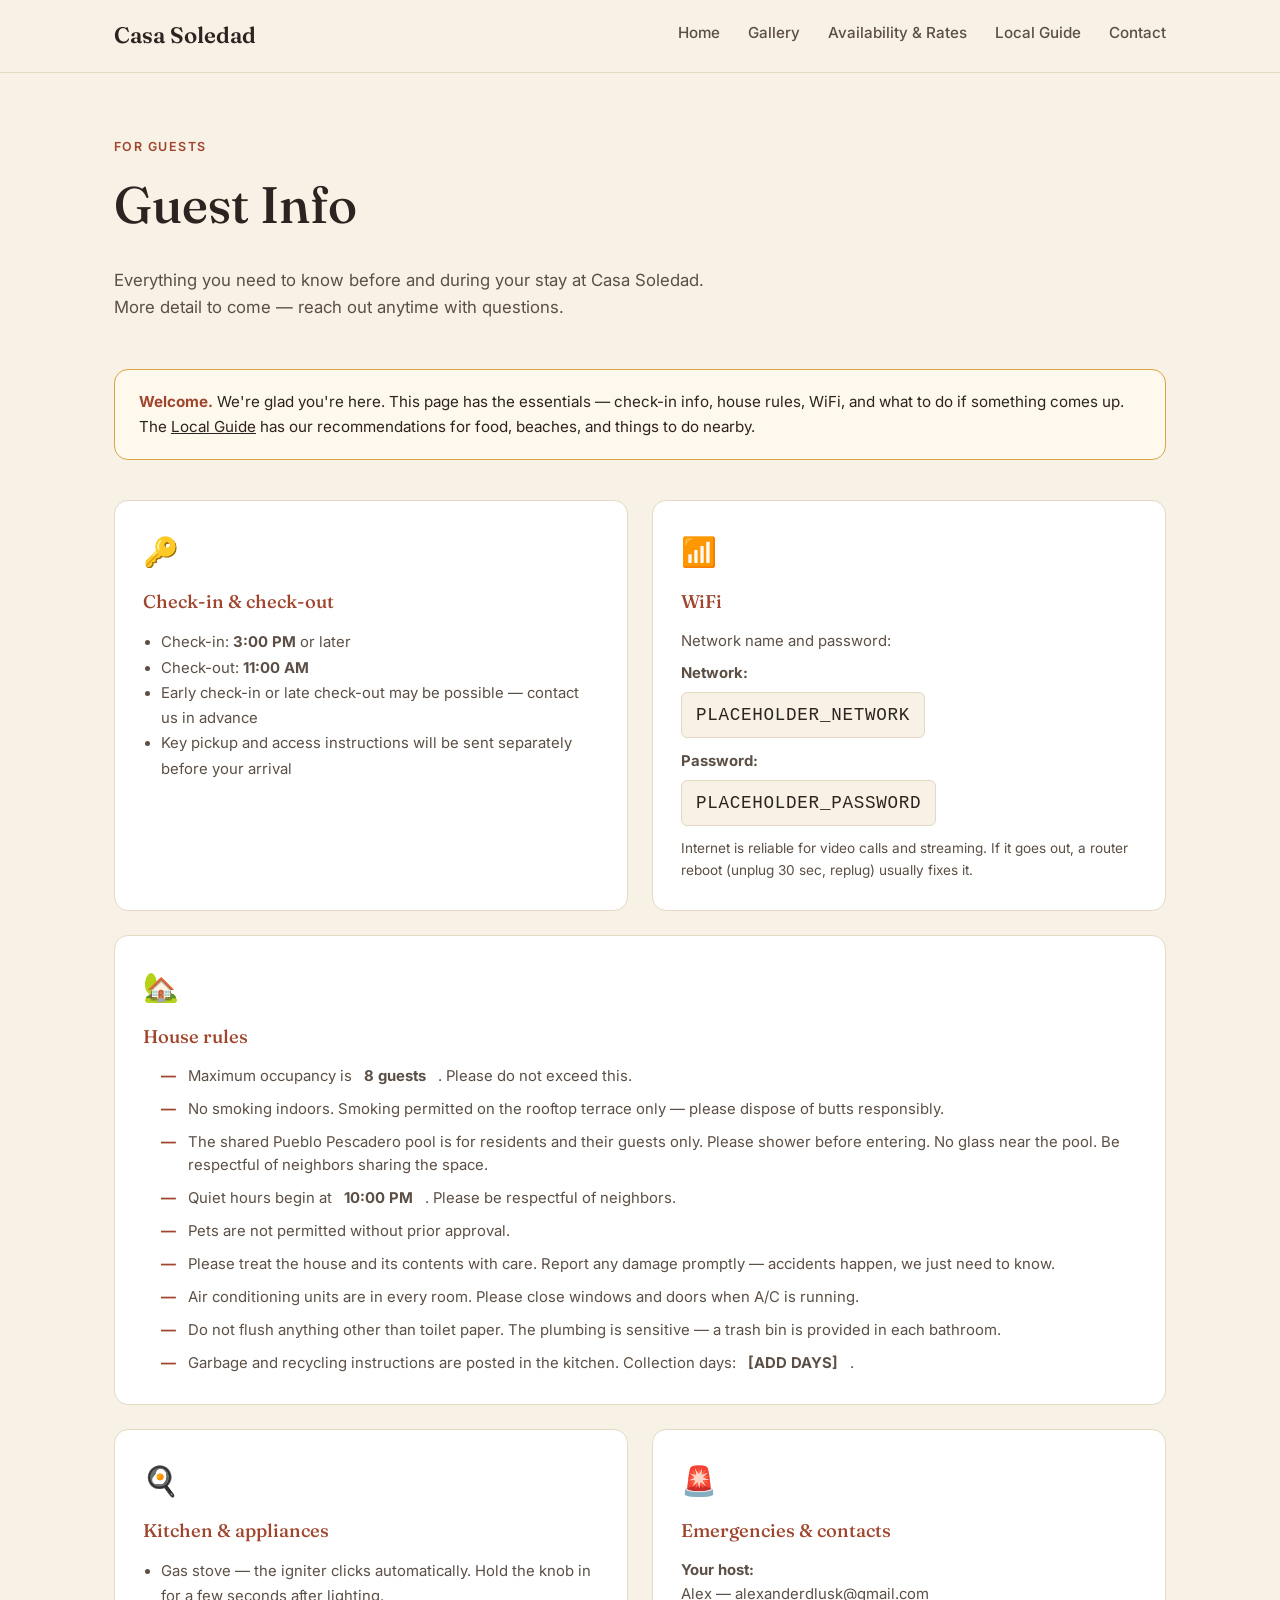
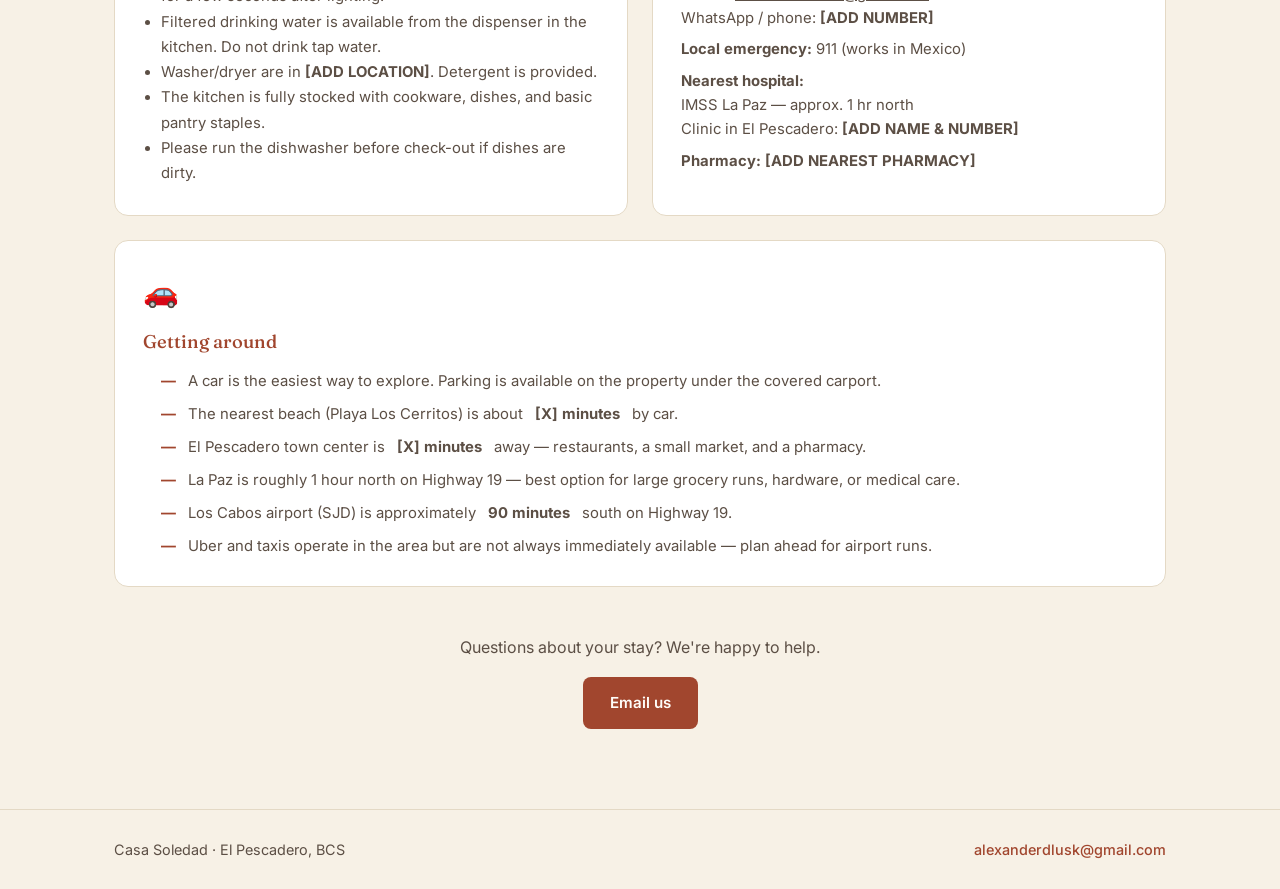
<file: guestinfo.html>
<!DOCTYPE html>
<html lang="en">
<head>
<meta charset="UTF-8">
<meta name="viewport" content="width=device-width, initial-scale=1.0">
<title>Guest Info — Casa Soledad</title>
<meta name="robots" content="noindex, nofollow">
<link rel="preconnect" href="https://fonts.googleapis.com">
<link rel="preconnect" href="https://fonts.gstatic.com" crossorigin>
<link href="https://fonts.googleapis.com/css2?family=Fraunces:opsz,wght@9..144,400;9..144,500;9..144,600&family=Inter:wght@400;500;600&display=swap" rel="stylesheet">
<link rel="stylesheet" href="style.css">
<style>
.info-grid {
  display: grid;
  grid-template-columns: 1fr 1fr;
  gap: 24px;
  margin-top: 40px;
}
@media (max-width: 700px) { .info-grid { grid-template-columns: 1fr; } }

.info-card {
  background: var(--surface);
  border: 1px solid var(--border);
  border-radius: var(--radius);
  padding: 28px;
}

.info-card-icon { font-size: 1.8rem; margin-bottom: 12px; display: block; }

.info-card h3 {
  font-size: 1.15rem;
  margin-bottom: 14px;
  color: var(--terracotta);
}

.info-card ul {
  margin: 0; padding: 0 0 0 18px;
  color: var(--ink-soft);
  font-size: 0.93rem;
  line-height: 1.7;
}

.info-card p {
  font-size: 0.93rem;
  margin: 0 0 8px 0;
}

.info-card p:last-child { margin-bottom: 0; }

.info-highlight {
  background: #FFF8EC;
  border: 1px solid var(--ochre);
  border-radius: var(--radius);
  padding: 20px 24px;
  margin-bottom: 32px;
  font-size: 0.95rem;
  color: var(--ink);
}

.info-highlight strong { color: var(--terracotta); }

.rules-list {
  list-style: none;
  padding: 0; margin: 0;
  display: flex;
  flex-direction: column;
  gap: 10px;
}

.rules-list li {
  display: flex;
  gap: 12px;
  align-items: baseline;
  font-size: 0.93rem;
  color: var(--ink-soft);
  line-height: 1.55;
}

.rules-list li::before {
  content: "—";
  color: var(--terracotta);
  font-weight: 700;
  flex-shrink: 0;
}

.full-width { grid-column: 1 / -1; }

.wifi-code {
  font-family: monospace;
  font-size: 1.1rem;
  background: var(--bg);
  border: 1px solid var(--border);
  border-radius: 6px;
  padding: 8px 14px;
  display: inline-block;
  margin-top: 6px;
  color: var(--ink);
  letter-spacing: 0.04em;
}
</style>
</head>
<body>

<header class="site-header">
  <div class="wrap header-inner">
    <a href="index.html" class="wordmark">Casa Soledad</a>
    <nav class="main-nav">
      <a href="index.html">Home</a>
      <a href="gallery.html">Gallery</a>
      <a href="availability.html">Availability &amp; Rates</a>
      <a href="guide.html">Local Guide</a>
      <a href="contact.html">Contact</a>
    </nav>
  </div>
</header>

<section class="page-head wrap">
  <p class="section-eyebrow">For guests</p>
  <h1>Guest Info</h1>
  <p class="page-head-sub">Everything you need to know before and during your stay at Casa Soledad. More detail to come — reach out anytime with questions.</p>
</section>

<section class="wrap" style="padding-bottom: 80px;">

  <div class="info-highlight">
    <strong>Welcome.</strong> We're glad you're here. This page has the essentials — check-in info, house rules, WiFi, and what to do if something comes up. The <a href="guide.html">Local Guide</a> has our recommendations for food, beaches, and things to do nearby.
  </div>

  <div class="info-grid">

    <!-- Check-in / Check-out -->
    <div class="info-card">
      <span class="info-card-icon">🔑</span>
      <h3>Check-in &amp; check-out</h3>
      <ul>
        <li>Check-in: <strong>3:00 PM</strong> or later</li>
        <li>Check-out: <strong>11:00 AM</strong></li>
        <li>Early check-in or late check-out may be possible — contact us in advance</li>
        <li>Key pickup and access instructions will be sent separately before your arrival</li>
      </ul>
    </div>

    <!-- WiFi -->
    <div class="info-card">
      <span class="info-card-icon">📶</span>
      <h3>WiFi</h3>
      <p>Network name and password:</p>
      <p><strong>Network:</strong><br><span class="wifi-code">PLACEHOLDER_NETWORK</span></p>
      <p style="margin-top:12px;"><strong>Password:</strong><br><span class="wifi-code">PLACEHOLDER_PASSWORD</span></p>
      <p style="margin-top:12px; font-size:0.85rem;">Internet is reliable for video calls and streaming. If it goes out, a router reboot (unplug 30 sec, replug) usually fixes it.</p>
    </div>

    <!-- House rules -->
    <div class="info-card full-width">
      <span class="info-card-icon">🏡</span>
      <h3>House rules</h3>
      <ul class="rules-list">
        <li>Maximum occupancy is <strong>8 guests</strong>. Please do not exceed this.</li>
        <li>No smoking indoors. Smoking permitted on the rooftop terrace only — please dispose of butts responsibly.</li>
        <li>The shared Pueblo Pescadero pool is for residents and their guests only. Please shower before entering. No glass near the pool. Be respectful of neighbors sharing the space.</li>
        <li>Quiet hours begin at <strong>10:00 PM</strong>. Please be respectful of neighbors.</li>
        <li>Pets are not permitted without prior approval.</li>
        <li>Please treat the house and its contents with care. Report any damage promptly — accidents happen, we just need to know.</li>
        <li>Air conditioning units are in every room. Please close windows and doors when A/C is running.</li>
        <li>Do not flush anything other than toilet paper. The plumbing is sensitive — a trash bin is provided in each bathroom.</li>
        <li>Garbage and recycling instructions are posted in the kitchen. Collection days: <strong>[ADD DAYS]</strong>.</li>
      </ul>
    </div>

    <!-- Kitchen & appliances -->
    <div class="info-card">
      <span class="info-card-icon">🍳</span>
      <h3>Kitchen &amp; appliances</h3>
      <ul>
        <li>Gas stove — the igniter clicks automatically. Hold the knob in for a few seconds after lighting.</li>
        <li>Filtered drinking water is available from the dispenser in the kitchen. Do not drink tap water.</li>
        <li>Washer/dryer are in <strong>[ADD LOCATION]</strong>. Detergent is provided.</li>
        <li>The kitchen is fully stocked with cookware, dishes, and basic pantry staples.</li>
        <li>Please run the dishwasher before check-out if dishes are dirty.</li>
      </ul>
    </div>

    <!-- Emergencies & contacts -->
    <div class="info-card">
      <span class="info-card-icon">🚨</span>
      <h3>Emergencies &amp; contacts</h3>
      <p><strong>Your host:</strong><br>
        Alex — <a href="mailto:alexanderdlusk@gmail.com">alexanderdlusk@gmail.com</a><br>
        WhatsApp / phone: <strong>[ADD NUMBER]</strong>
      </p>
      <p><strong>Local emergency:</strong> 911 (works in Mexico)</p>
      <p><strong>Nearest hospital:</strong><br>
        IMSS La Paz — approx. 1 hr north<br>
        Clinic in El Pescadero: <strong>[ADD NAME &amp; NUMBER]</strong>
      </p>
      <p><strong>Pharmacy:</strong> <strong>[ADD NEAREST PHARMACY]</strong></p>
    </div>

    <!-- Getting around -->
    <div class="info-card full-width">
      <span class="info-card-icon">🚗</span>
      <h3>Getting around</h3>
      <ul class="rules-list">
        <li>A car is the easiest way to explore. Parking is available on the property under the covered carport.</li>
        <li>The nearest beach (Playa Los Cerritos) is about <strong>[X] minutes</strong> by car.</li>
        <li>El Pescadero town center is <strong>[X] minutes</strong> away — restaurants, a small market, and a pharmacy.</li>
        <li>La Paz is roughly 1 hour north on Highway 19 — best option for large grocery runs, hardware, or medical care.</li>
        <li>Los Cabos airport (SJD) is approximately <strong>90 minutes</strong> south on Highway 19.</li>
        <li>Uber and taxis operate in the area but are not always immediately available — plan ahead for airport runs.</li>
      </ul>
    </div>

  </div>

  <div style="margin-top: 48px; text-align: center;">
    <p style="color: var(--ink-soft); margin-bottom: 16px;">Questions about your stay? We're happy to help.</p>
    <a href="mailto:alexanderdlusk@gmail.com" class="btn btn-primary">Email us</a>
  </div>

</section>

<footer class="site-footer">
  <div class="wrap footer-inner">
    <span>Casa Soledad &middot; El Pescadero, BCS</span>
    <a href="contact.html">alexanderdlusk@gmail.com</a>
  </div>
</footer>

</body>
</html>
</file>
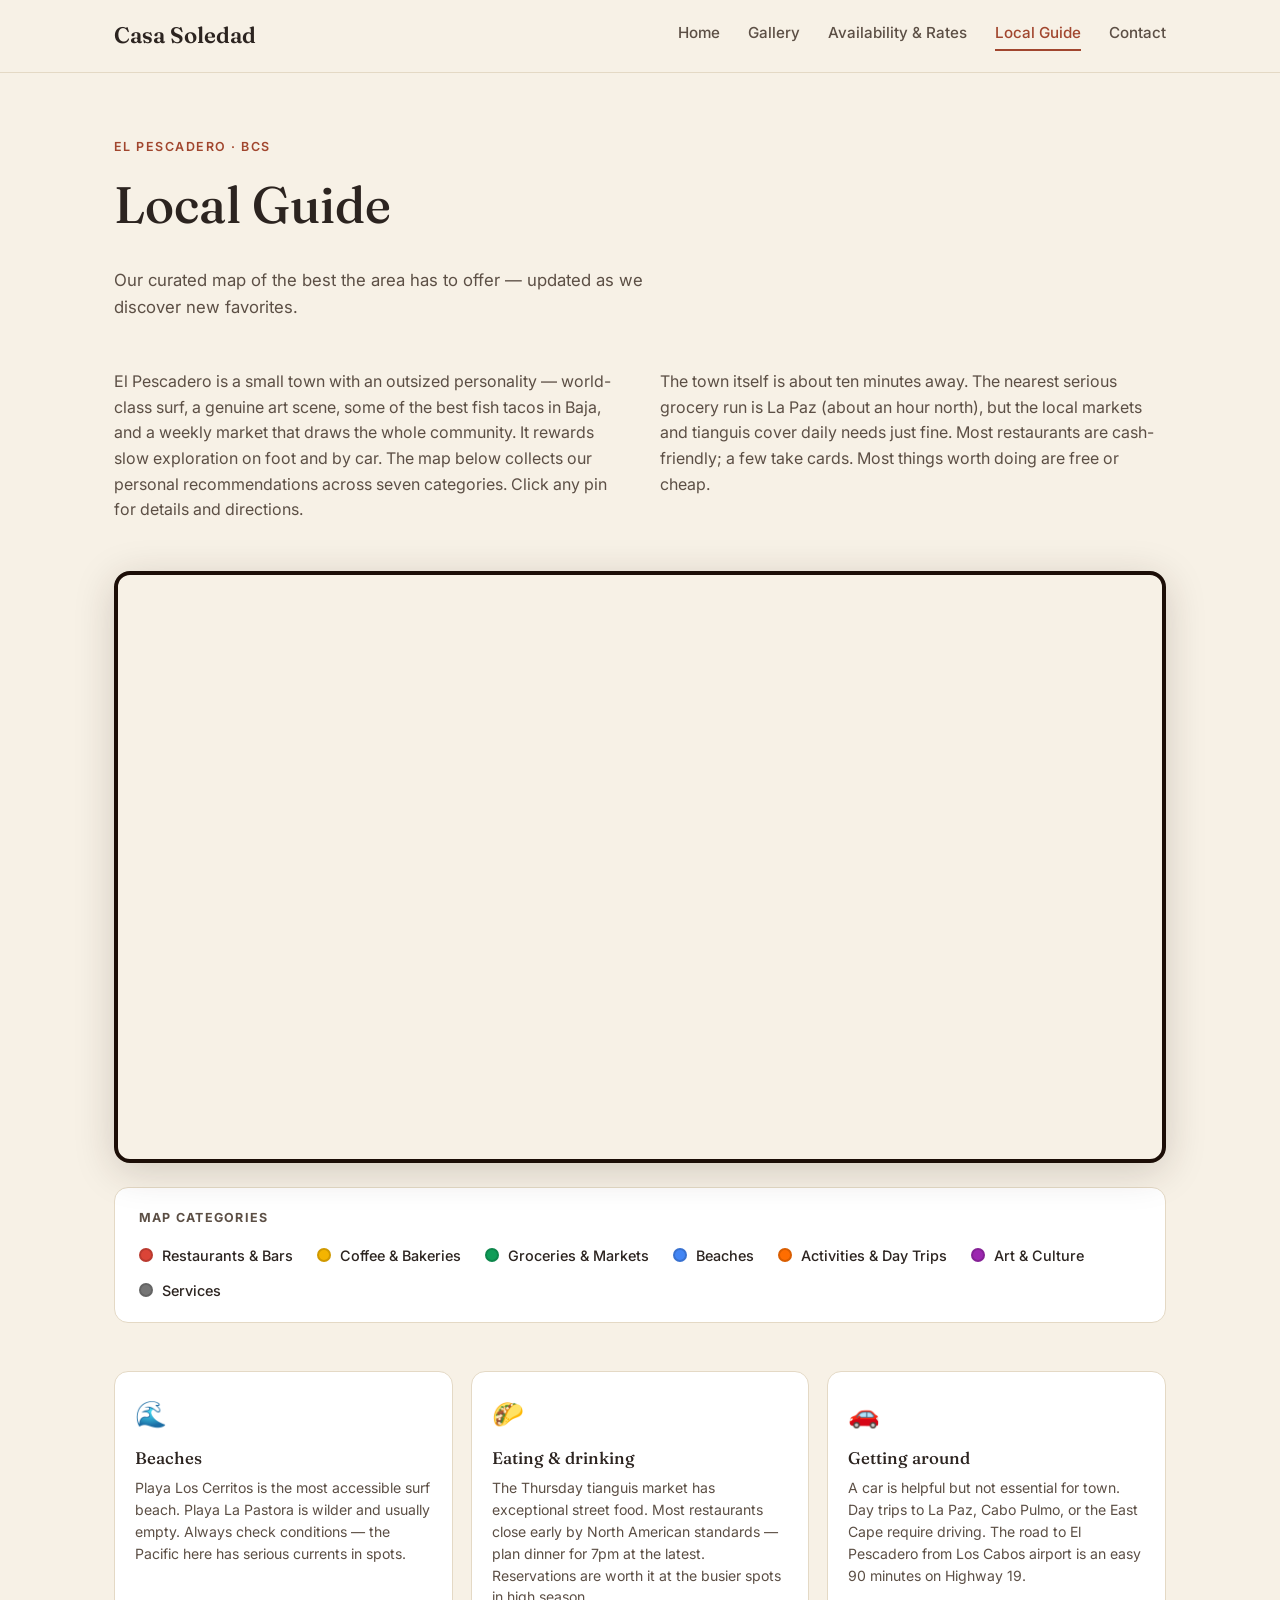
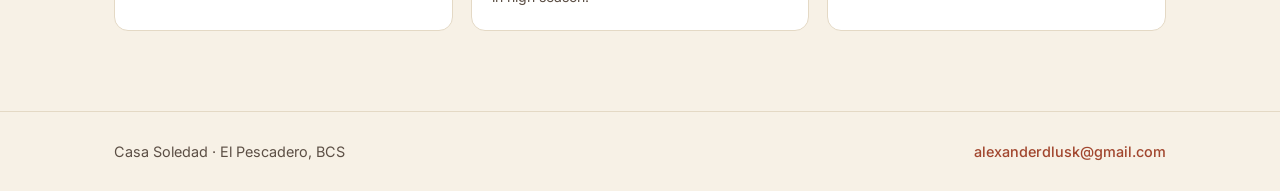
<file: guide.html>
<!DOCTYPE html>
<html lang="en">
<head>
<meta charset="UTF-8">
<meta name="viewport" content="width=device-width, initial-scale=1.0">
<title>Local Guide — Casa Soledad</title>
<link rel="preconnect" href="https://fonts.googleapis.com">
<link rel="preconnect" href="https://fonts.gstatic.com" crossorigin>
<link href="https://fonts.googleapis.com/css2?family=Fraunces:opsz,wght@9..144,400;9..144,500;9..144,600&family=Inter:wght@400;500;600&display=swap" rel="stylesheet">
<link rel="stylesheet" href="style.css">
<style>
/* ── Map section ── */
.map-wrap {
  position: relative;
  width: 100%;
  border-radius: 16px;
  overflow: hidden;
  box-shadow: 0 8px 40px rgba(44,26,14,0.18);
  border: 4px solid #1C0E07;
  /* 16:9 on desktop, taller on mobile */
  aspect-ratio: 16/9;
}

@media (max-width: 700px) {
  .map-wrap { aspect-ratio: 3/4; }
}

.map-wrap iframe {
  position: absolute;
  inset: 0;
  width: 100%;
  height: 100%;
  border: none;
  display: block;
}

/* ── Legend ── */
.legend {
  display: flex;
  flex-wrap: wrap;
  gap: 12px 24px;
  margin-top: 24px;
  background: var(--surface);
  border: 1px solid var(--border);
  border-radius: var(--radius);
  padding: 20px 24px;
}

.legend-title {
  width: 100%;
  font-size: 0.78rem;
  font-weight: 700;
  text-transform: uppercase;
  letter-spacing: 0.1em;
  color: var(--ink-soft);
  margin: 0 0 4px 0;
}

.legend-item {
  display: flex;
  align-items: center;
  gap: 9px;
  font-size: 0.9rem;
  font-weight: 500;
  color: var(--ink);
}

.legend-dot {
  width: 14px;
  height: 14px;
  border-radius: 50%;
  flex-shrink: 0;
  border: 2px solid rgba(0,0,0,0.15);
}

/* ── Intro blurb ── */
.guide-intro {
  display: grid;
  grid-template-columns: 1fr 1fr;
  gap: 40px;
  margin-bottom: 48px;
  align-items: start;
}

@media (max-width: 700px) {
  .guide-intro { grid-template-columns: 1fr; gap: 20px; }
}

.guide-intro p { margin: 0; }

/* ── Tips strip ── */
.tips-strip {
  display: grid;
  grid-template-columns: repeat(3, 1fr);
  gap: 18px;
  margin-top: 48px;
}

@media (max-width: 700px) {
  .tips-strip { grid-template-columns: 1fr; }
}

.tip-card {
  background: var(--surface);
  border: 1px solid var(--border);
  border-radius: var(--radius);
  padding: 22px 20px;
}

.tip-card-icon {
  font-size: 1.6rem;
  margin-bottom: 10px;
  display: block;
}

.tip-card h4 {
  font-family: var(--font-display);
  font-size: 1.05rem;
  font-weight: 500;
  margin: 0 0 6px 0;
  color: var(--ink);
}

.tip-card p {
  font-size: 0.88rem;
  color: var(--ink-soft);
  margin: 0;
  line-height: 1.55;
}
</style>
</head>
<body>

<header class="site-header">
  <div class="wrap header-inner">
    <a href="index.html" class="wordmark">Casa Soledad</a>
    <nav class="main-nav">
      <a href="index.html">Home</a>
      <a href="gallery.html">Gallery</a>
      <a href="availability.html">Availability &amp; Rates</a>
      <a href="guide.html" class="active">Local Guide</a>
      <a href="contact.html">Contact</a>
    </nav>
  </div>
</header>

<section class="page-head wrap">
  <p class="section-eyebrow">El Pescadero &middot; BCS</p>
  <h1>Local Guide</h1>
  <p class="page-head-sub">Our curated map of the best the area has to offer — updated as we discover new favorites.</p>
</section>

<section class="wrap" style="padding-bottom: 80px;">

  <!-- Intro -->
  <div class="guide-intro">
    <div>
      <p>El Pescadero is a small town with an outsized personality — world-class surf, a genuine art scene, some of the best fish tacos in Baja, and a weekly market that draws the whole community. It rewards slow exploration on foot and by car. The map below collects our personal recommendations across seven categories. Click any pin for details and directions.</p>
    </div>
    <div>
      <p>The town itself is about ten minutes away. The nearest serious grocery run is La Paz (about an hour north), but the local markets and tianguis cover daily needs just fine. Most restaurants are cash-friendly; a few take cards. Most things worth doing are free or cheap.</p>
    </div>
  </div>

  <!-- Map -->
  <div class="map-wrap">
    <iframe
      src="https://www.google.com/maps/d/embed?mid=1_3ctQ8cXf89vctqWBHkqBvCCoRta4UM&ehbc=2E312F&noprof=1"
      title="Casa Soledad local guide map"
      allowfullscreen
      loading="lazy"
      referrerpolicy="no-referrer-when-downgrade">
    </iframe>
  </div>

  <!-- Legend -->
  <div class="legend">
    <p class="legend-title">Map categories</p>
    <span class="legend-item"><span class="legend-dot" style="background:#DB4437;"></span>Restaurants &amp; Bars</span>
    <span class="legend-item"><span class="legend-dot" style="background:#F4B400;"></span>Coffee &amp; Bakeries</span>
    <span class="legend-item"><span class="legend-dot" style="background:#0F9D58;"></span>Groceries &amp; Markets</span>
    <span class="legend-item"><span class="legend-dot" style="background:#4285F4;"></span>Beaches</span>
    <span class="legend-item"><span class="legend-dot" style="background:#FF6D00;"></span>Activities &amp; Day Trips</span>
    <span class="legend-item"><span class="legend-dot" style="background:#9C27B0;"></span>Art &amp; Culture</span>
    <span class="legend-item"><span class="legend-dot" style="background:#757575;"></span>Services</span>
  </div>

  <!-- Tips -->
  <div class="tips-strip">
    <div class="tip-card">
      <span class="tip-card-icon">🌊</span>
      <h4>Beaches</h4>
      <p>Playa Los Cerritos is the most accessible surf beach. Playa La Pastora is wilder and usually empty. Always check conditions — the Pacific here has serious currents in spots.</p>
    </div>
    <div class="tip-card">
      <span class="tip-card-icon">🌮</span>
      <h4>Eating &amp; drinking</h4>
      <p>The Thursday tianguis market has exceptional street food. Most restaurants close early by North American standards — plan dinner for 7pm at the latest. Reservations are worth it at the busier spots in high season.</p>
    </div>
    <div class="tip-card">
      <span class="tip-card-icon">🚗</span>
      <h4>Getting around</h4>
      <p>A car is helpful but not essential for town. Day trips to La Paz, Cabo Pulmo, or the East Cape require driving. The road to El Pescadero from Los Cabos airport is an easy 90 minutes on Highway 19.</p>
    </div>
  </div>

</section>

<footer class="site-footer">
  <div class="wrap footer-inner">
    <span>Casa Soledad &middot; El Pescadero, BCS</span>
    <a href="contact.html">alexanderdlusk@gmail.com</a>
  </div>
</footer>

</body>
</html>
</file>
<file: style.css>
:root {
  --bg: #F7F1E6;
  --surface: #FFFFFF;
  --ink: #2C2420;
  --ink-soft: #5C4F45;
  --terracotta: #A1462E;
  --terracotta-dark: #7C341F;
  --ochre: #D9A441;
  --palm: #4A5C4E;
  --border: #E4D9C5;
  --radius: 14px;
  --font-display: "Fraunces", serif;
  --font-body: "Inter", sans-serif;
}

* { box-sizing: border-box; }

html { scroll-behavior: smooth; }

body {
  margin: 0;
  background: var(--bg);
  color: var(--ink);
  font-family: var(--font-body);
  line-height: 1.6;
  -webkit-font-smoothing: antialiased;
}

img { max-width: 100%; display: block; }

a { color: inherit; }

.wrap {
  max-width: 1100px;
  margin: 0 auto;
  padding: 0 24px;
}

h1, h2, h3 {
  font-family: var(--font-display);
  font-weight: 500;
  margin: 0 0 0.4em 0;
  color: var(--ink);
}

h1 { font-size: clamp(2.2rem, 5vw, 3.2rem); }
h2 { font-size: clamp(1.6rem, 3vw, 2.2rem); }
h3 { font-size: 1.3rem; }

p { margin: 0 0 1em 0; color: var(--ink-soft); }

.section-eyebrow {
  font-family: var(--font-body);
  text-transform: uppercase;
  letter-spacing: 0.12em;
  font-size: 0.78rem;
  font-weight: 600;
  color: var(--terracotta);
  margin: 0 0 0.6em 0;
}

/* ---------- Header ---------- */
.site-header {
  background: var(--bg);
  border-bottom: 1px solid var(--border);
  position: sticky;
  top: 0;
  z-index: 50;
}

.header-inner {
  display: flex;
  align-items: center;
  justify-content: space-between;
  padding-top: 18px;
  padding-bottom: 18px;
}

.wordmark {
  font-family: var(--font-display);
  font-size: 1.4rem;
  font-weight: 600;
  text-decoration: none;
  color: var(--ink);
}

.main-nav {
  display: flex;
  gap: 28px;
}

.main-nav a {
  text-decoration: none;
  font-size: 0.95rem;
  font-weight: 500;
  color: var(--ink-soft);
  padding-bottom: 4px;
  border-bottom: 2px solid transparent;
  transition: color 0.2s, border-color 0.2s;
}

.main-nav a:hover,
.main-nav a.active {
  color: var(--terracotta);
  border-bottom-color: var(--terracotta);
}

/* ---------- Hero ---------- */
.hero {
  position: relative;
  min-height: 78vh;
  display: flex;
  align-items: flex-end;
  overflow: hidden;
}

.hero-img {
  position: absolute;
  inset: 0;
  width: 100%;
  height: 100%;
  object-fit: cover;
}

.hero-scrim {
  position: absolute;
  inset: 0;
  background: linear-gradient(180deg, rgba(44,36,32,0.05) 0%, rgba(44,36,32,0.78) 92%);
}

.hero-content {
  position: relative;
  color: #FFFDF9;
  padding-bottom: 56px;
  padding-top: 56px;
}

.hero-content .eyebrow {
  text-transform: uppercase;
  letter-spacing: 0.14em;
  font-size: 0.8rem;
  font-weight: 600;
  color: var(--ochre);
  margin-bottom: 0.6em;
}

.hero-content h1 {
  color: #FFFDF9;
  margin-bottom: 0.3em;
}

.hero-sub {
  color: #EDE6DA;
  max-width: 560px;
  font-size: 1.1rem;
}

.hero-actions {
  display: flex;
  gap: 14px;
  margin-top: 1.4em;
  flex-wrap: wrap;
}

/* ---------- Buttons ---------- */
.btn {
  display: inline-block;
  padding: 13px 26px;
  border-radius: 8px;
  font-weight: 600;
  font-size: 0.95rem;
  text-decoration: none;
  transition: transform 0.15s, background 0.2s, opacity 0.2s;
  border: 1.5px solid transparent;
}

.btn:hover { transform: translateY(-1px); }

.btn-primary {
  background: var(--terracotta);
  color: #FFFDF9;
}
.btn-primary:hover { background: var(--terracotta-dark); }

.btn-ghost {
  background: transparent;
  color: #FFFDF9;
  border-color: rgba(255,253,249,0.55);
}
.btn-ghost:hover { background: rgba(255,253,249,0.12); }

.btn-ghost-dark {
  background: transparent;
  color: var(--ink);
  border-color: var(--ink);
}
.btn-ghost-dark:hover { background: rgba(44,36,32,0.06); }

/* ---------- Facts strip ---------- */
.facts {
  display: flex;
  flex-wrap: wrap;
  gap: 0;
  border-bottom: 1px solid var(--border);
}

.fact {
  flex: 1 1 140px;
  text-align: center;
  padding: 36px 12px;
  border-right: 1px solid var(--border);
}
.fact:last-child { border-right: none; }

.fact-num {
  display: block;
  font-family: var(--font-display);
  font-size: 2.2rem;
  color: var(--terracotta);
  font-weight: 500;
}

.fact-label {
  font-size: 0.85rem;
  color: var(--ink-soft);
  text-transform: uppercase;
  letter-spacing: 0.06em;
}

/* ---------- Intro ---------- */
.intro { padding: 80px 24px; }

.intro-grid {
  display: grid;
  grid-template-columns: 1fr 1fr;
  gap: 48px;
  align-items: center;
}

.intro-photo img {
  border-radius: var(--radius);
}

@media (max-width: 760px) {
  .intro-grid { grid-template-columns: 1fr; }
  .intro-photo { order: -1; }
}

/* ---------- Amenities ---------- */
.amenities { padding: 0 24px 80px; }

.amenity-grid {
  list-style: none;
  margin: 0;
  padding: 0;
  display: grid;
  grid-template-columns: repeat(4, 1fr);
  gap: 18px;
}

.amenity-grid li {
  background: var(--surface);
  border: 1px solid var(--border);
  border-radius: var(--radius);
  padding: 20px 16px;
  display: flex;
  align-items: center;
  gap: 12px;
  font-weight: 500;
  font-size: 0.95rem;
}

.amenity-icon {
  color: var(--ochre);
  font-size: 1.2rem;
}

@media (max-width: 760px) {
  .amenity-grid { grid-template-columns: repeat(2, 1fr); }
}

/* ---------- CTA band ---------- */
.cta-band {
  background: var(--ink);
  padding: 64px 0;
}

.cta-band h2, .cta-band p { color: #FFFDF9; }
.cta-band p { color: #C9BEB1; }

.cta-band-inner {
  display: flex;
  justify-content: space-between;
  align-items: center;
  gap: 32px;
  flex-wrap: wrap;
}

.cta-band-actions {
  display: flex;
  gap: 12px;
  flex-wrap: wrap;
}

.cta-band .btn-ghost-dark {
  color: #FFFDF9;
  border-color: rgba(255,253,249,0.55);
}
.cta-band .btn-ghost-dark:hover { background: rgba(255,253,249,0.12); }

/* ---------- Footer ---------- */
.site-footer {
  border-top: 1px solid var(--border);
  padding: 28px 0;
}

.footer-inner {
  display: flex;
  justify-content: space-between;
  flex-wrap: wrap;
  gap: 10px;
  font-size: 0.9rem;
  color: var(--ink-soft);
}

.footer-inner a { text-decoration: none; color: var(--terracotta); font-weight: 500; }

/* ---------- Page head (gallery/availability/contact) ---------- */
.page-head {
  padding: 64px 24px 32px;
}

.page-head-sub {
  max-width: 600px;
  font-size: 1.05rem;
}

/* ---------- Gallery ---------- */
.gallery-section { padding: 0 24px 80px; }

.gallery-group-title {
  margin-top: 48px;
  margin-bottom: 18px;
  color: var(--terracotta-dark);
}

.gallery-grid {
  display: grid;
  grid-template-columns: repeat(4, 1fr);
  gap: 14px;
}

.gallery-grid img {
  border-radius: 10px;
  aspect-ratio: 4/3;
  object-fit: cover;
  width: 100%;
}

@media (max-width: 900px) {
  .gallery-grid { grid-template-columns: repeat(2, 1fr); }
}

/* ---------- Calendar (talavera-tile styled) ---------- */
.calendar-section {
  padding: 0 24px 80px;
}

.calendar-legend {
  display: flex;
  gap: 24px;
  margin-bottom: 28px;
}

.legend-item {
  display: flex;
  align-items: center;
  gap: 8px;
  font-size: 0.9rem;
  color: var(--ink-soft);
  font-weight: 500;
}

.legend-swatch {
  width: 18px;
  height: 18px;
  border-radius: 5px;
  display: inline-block;
  border: 1.5px solid var(--border);
}

.swatch-open { background: var(--surface); }
.swatch-booked { background: var(--terracotta); border-color: var(--terracotta-dark); }

.calendar-nav {
  display: flex;
  align-items: center;
  justify-content: center;
  gap: 24px;
  margin-bottom: 24px;
}

.month-label {
  margin: 0;
  min-width: 220px;
  text-align: center;
}

.cal-btn {
  width: 40px;
  height: 40px;
  border-radius: 50%;
  border: 1.5px solid var(--border);
  background: var(--surface);
  font-size: 1.1rem;
  cursor: pointer;
  color: var(--terracotta);
  transition: background 0.2s, border-color 0.2s;
}

.cal-btn:hover { background: var(--bg); border-color: var(--terracotta); }

.calendar-grid {
  display: grid;
  grid-template-columns: repeat(7, 1fr);
  gap: 8px;
  background: var(--surface);
  border: 1px solid var(--border);
  border-radius: var(--radius);
  padding: 24px;
}

.cal-cell {
  aspect-ratio: 1;
  display: flex;
  align-items: center;
  justify-content: center;
  border-radius: 8px;
  font-size: 0.95rem;
  font-weight: 500;
}

.cal-dayname {
  font-size: 0.78rem;
  text-transform: uppercase;
  letter-spacing: 0.06em;
  color: var(--ink-soft);
  font-weight: 600;
}

.cal-blank { background: transparent; }

.cal-open {
  background: var(--bg);
  border: 1.5px solid var(--border);
  color: var(--ink);
  position: relative;
}

/* talavera corner-dot motif on open tiles, restrained */
.cal-open::before {
  content: "";
  position: absolute;
  top: 4px;
  left: 4px;
  width: 4px;
  height: 4px;
  border-radius: 50%;
  background: var(--ochre);
  opacity: 0.55;
}

.cal-booked {
  background: var(--terracotta);
  color: #FFFDF9;
  border: 1.5px solid var(--terracotta-dark);
  text-decoration: line-through;
  text-decoration-color: rgba(255,253,249,0.55);
}

.calendar-note {
  font-size: 0.9rem;
  margin-top: 20px;
  color: var(--ink-soft);
  font-style: italic;
}

.calendar-cta {
  margin-top: 24px;
  text-align: center;
}

@media (max-width: 600px) {
  .calendar-grid { padding: 14px; gap: 5px; }
  .cal-cell { font-size: 0.8rem; }
}

/* ---------- Contact ---------- */
.contact-section { padding: 0 24px 90px; }

.contact-grid {
  display: grid;
  grid-template-columns: 1.4fr 1fr;
  gap: 56px;
}

@media (max-width: 760px) {
  .contact-grid { grid-template-columns: 1fr; }
}

.contact-form {
  display: flex;
  flex-direction: column;
  background: var(--surface);
  border: 1px solid var(--border);
  border-radius: var(--radius);
  padding: 32px;
}

.form-label {
  font-size: 0.85rem;
  font-weight: 600;
  margin-top: 16px;
  margin-bottom: 6px;
  color: var(--ink);
}

.form-label:first-child { margin-top: 0; }

.form-input {
  font-family: var(--font-body);
  font-size: 1rem;
  padding: 12px 14px;
  border-radius: 8px;
  border: 1.5px solid var(--border);
  background: var(--bg);
  color: var(--ink);
}

.form-input:focus {
  outline: none;
  border-color: var(--terracotta);
}

.form-textarea { resize: vertical; }

.form-submit {
  margin-top: 24px;
  border: none;
  cursor: pointer;
  align-self: flex-start;
}

.contact-aside {
  background: var(--ink);
  color: #FFFDF9;
  border-radius: var(--radius);
  padding: 32px;
  height: fit-content;
}

.contact-aside h3 { color: #FFFDF9; }
.contact-aside p { color: #C9BEB1; }

.contact-email {
  display: inline-block;
  font-family: var(--font-display);
  font-size: 1.3rem;
  color: var(--ochre);
  text-decoration: none;
  margin-bottom: 18px;
}

.contact-note a { color: var(--ochre); text-decoration: underline; }

/* ---------- Focus states (accessibility) ---------- */
a:focus-visible, button:focus-visible, input:focus-visible, textarea:focus-visible {
  outline: 2px solid var(--terracotta);
  outline-offset: 2px;
}

/* ---------- Reduced motion ---------- */
@media (prefers-reduced-motion: reduce) {
  html { scroll-behavior: auto; }
  .btn { transition: none; }
}

/* ---------- Mobile nav ---------- */
@media (max-width: 640px) {
  .header-inner { flex-direction: column; gap: 12px; align-items: flex-start; }
  .main-nav { gap: 18px; flex-wrap: wrap; }
  .cta-band-inner { flex-direction: column; align-items: flex-start; }
}
</file>
